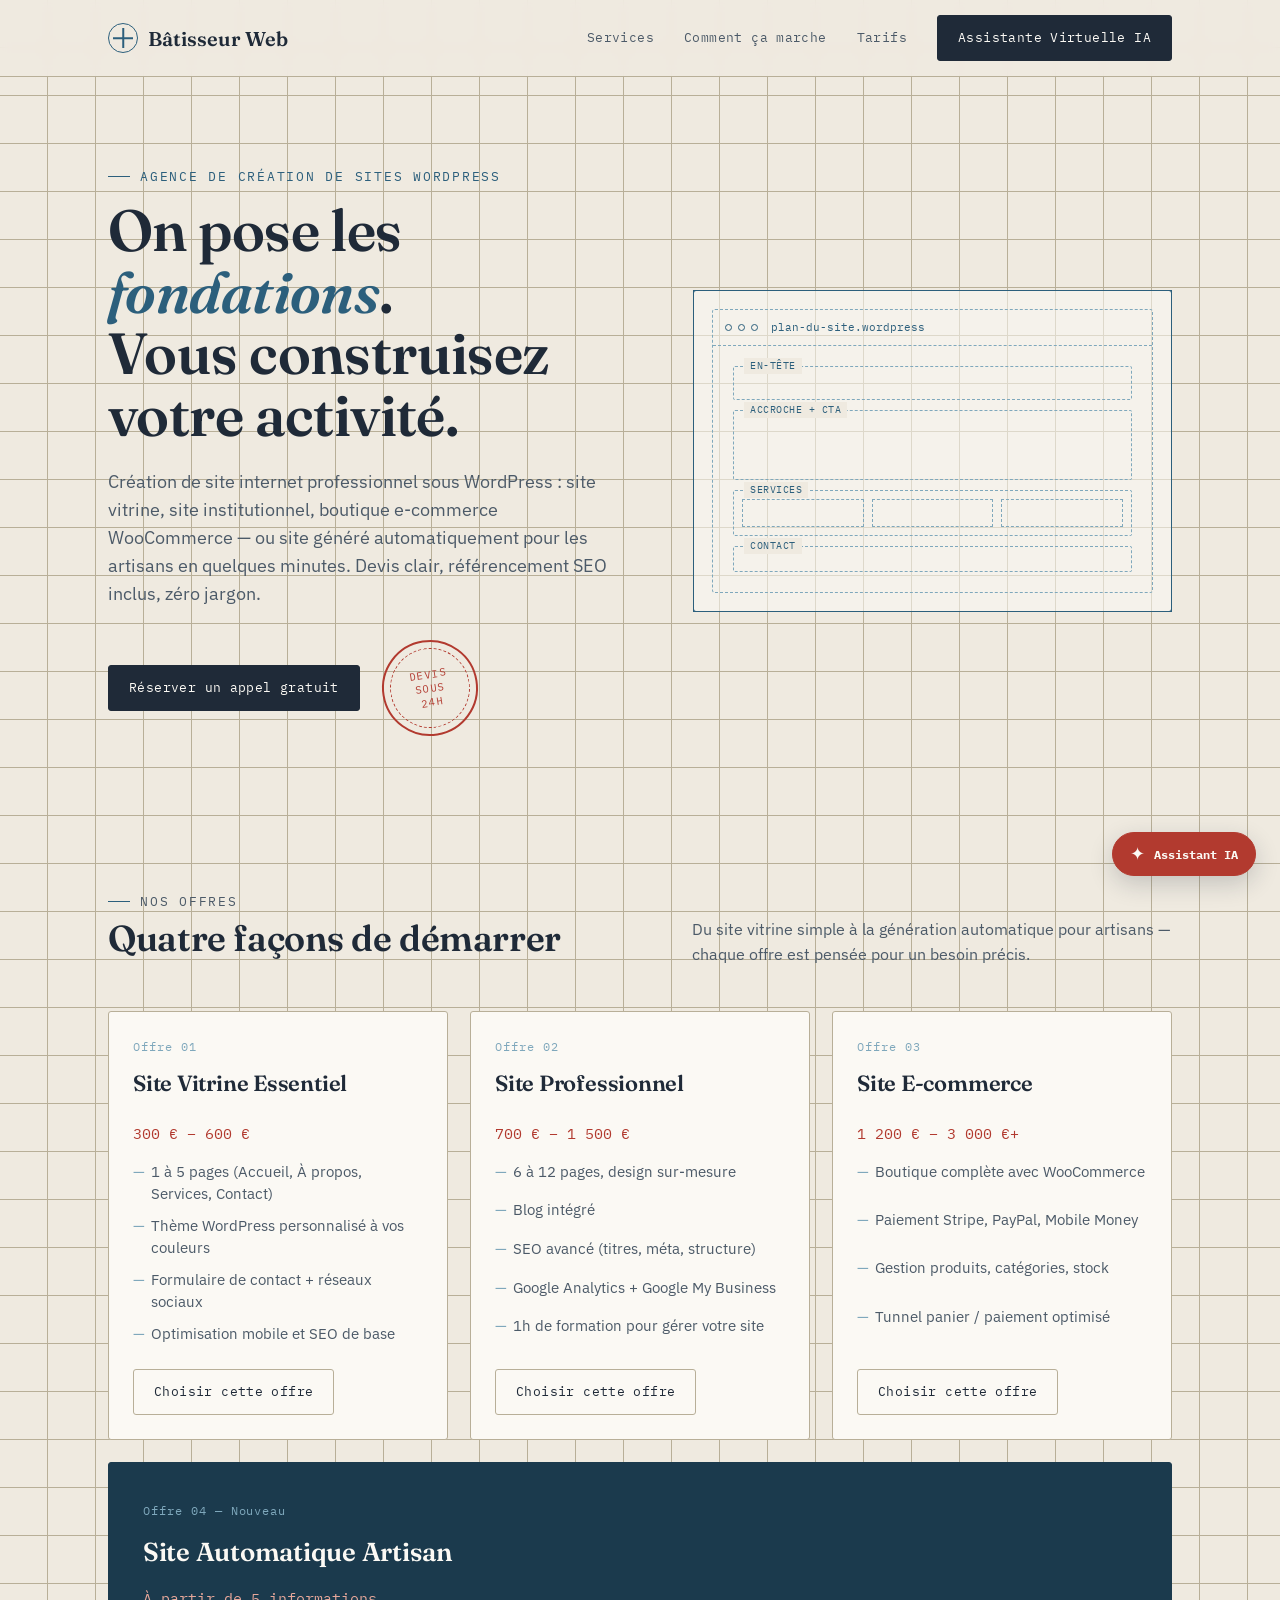
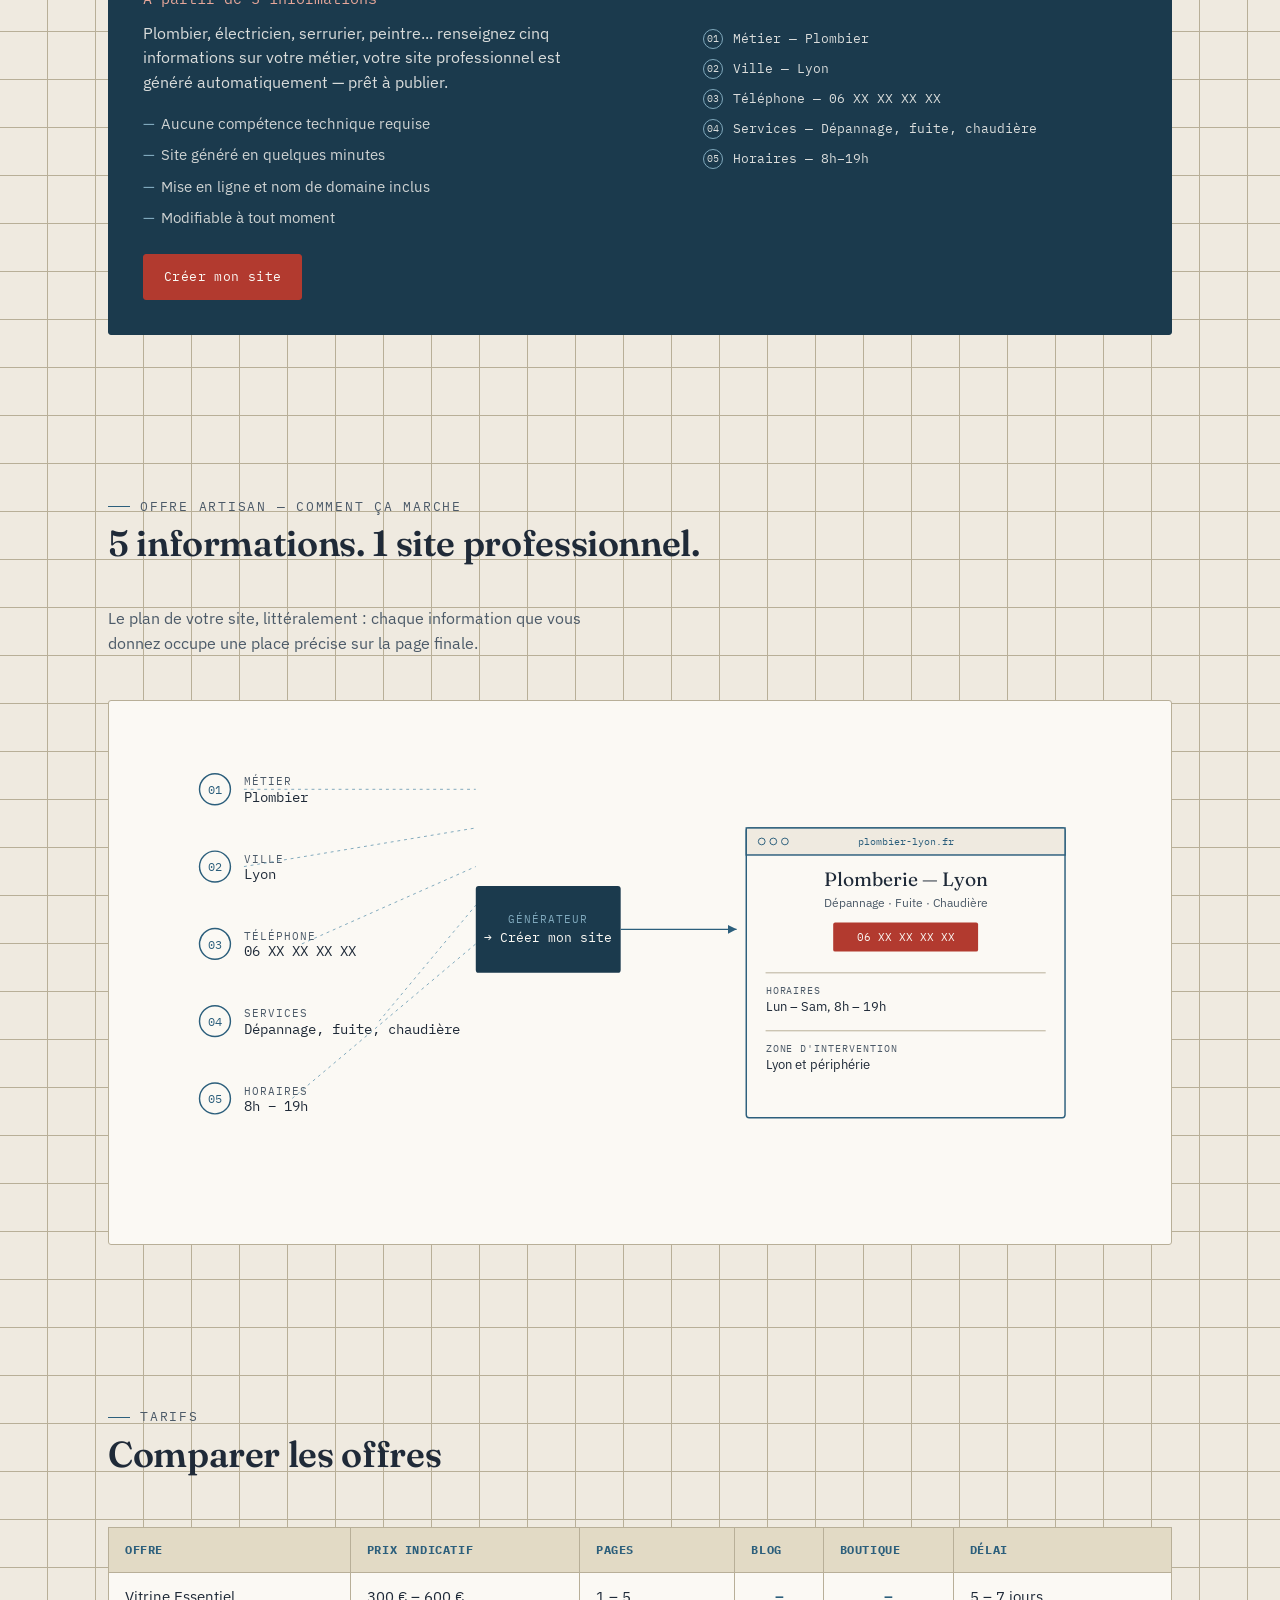
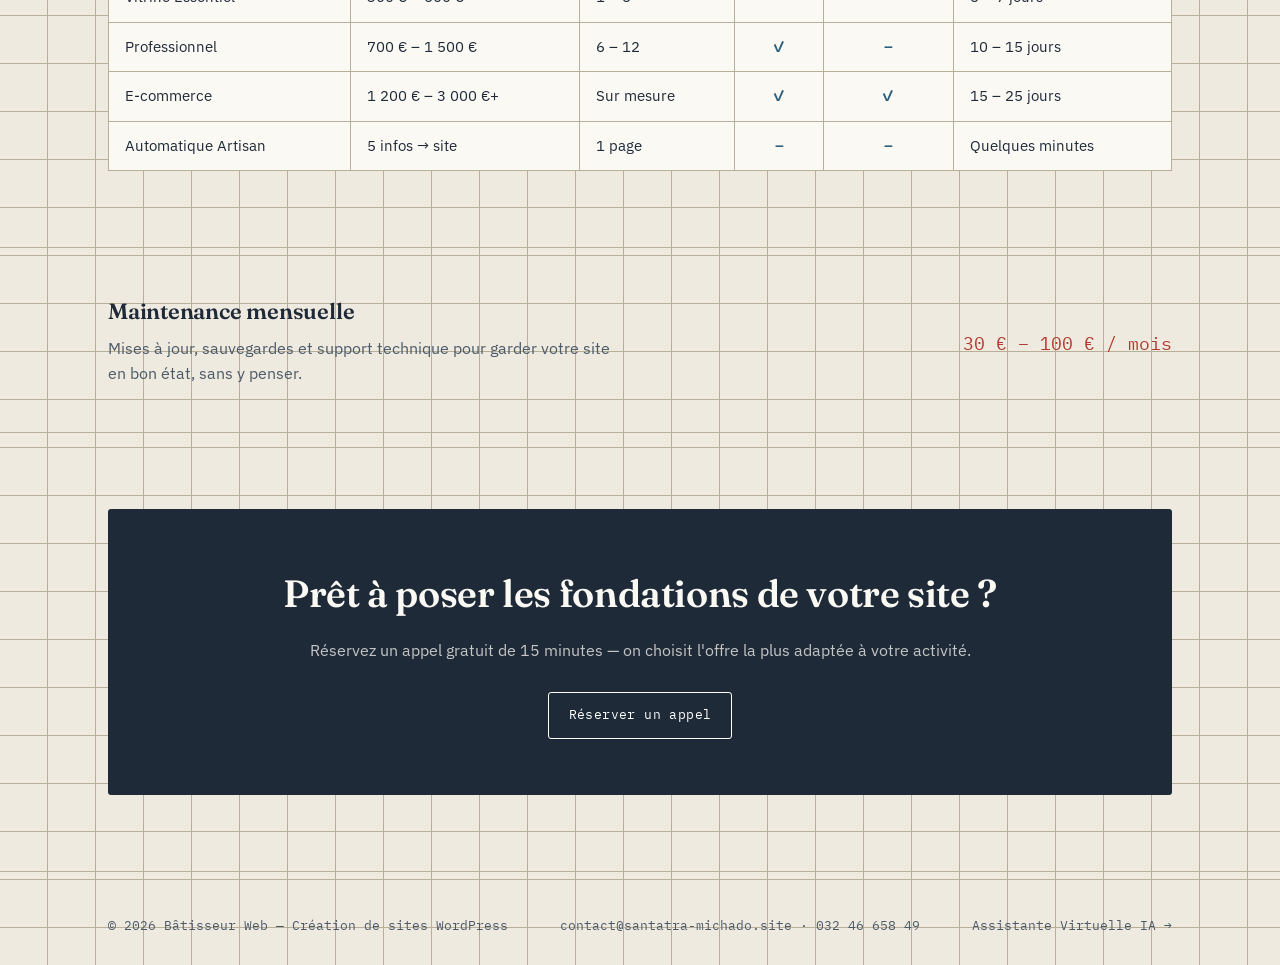
<file: index.html>
<!DOCTYPE html>
<html lang="fr">
<head>
<meta charset="UTF-8">
<meta name="viewport" content="width=device-width, initial-scale=1.0">
<title>Création de Site WordPress Professionnel | Vitrine, E-commerce & Artisan — Bâtisseur Web</title>
<meta name="description" content="Agence de création de sites WordPress : site vitrine, site professionnel, boutique e-commerce et création automatique de site pour artisans (plombier, électricien, serrurier...). Devis gratuit sous 24h.">
<meta name="keywords" content="création site internet, création site wordpress, agence web, site vitrine professionnel, site e-commerce woocommerce, création site pour artisan, développeur wordpress, référencement seo, devis site internet gratuit">
<meta name="robots" content="index, follow">
<meta name="author" content="Bâtisseur Web">
<link rel="canonical" href="https://www.batisseur-web.fr/">

<!-- Open Graph / réseaux sociaux -->
<meta property="og:type" content="website">
<meta property="og:site_name" content="Bâtisseur Web">
<meta property="og:title" content="Création de Site WordPress Professionnel — Bâtisseur Web">
<meta property="og:description" content="Site vitrine, site professionnel, e-commerce ou site généré automatiquement pour artisans. Devis gratuit sous 24h.">
<meta property="og:url" content="https://www.batisseur-web.fr/">
<meta property="og:locale" content="fr_FR">
<meta name="twitter:card" content="summary">
<meta name="twitter:title" content="Création de Site WordPress Professionnel — Bâtisseur Web">
<meta name="twitter:description" content="Site vitrine, site professionnel, e-commerce ou site généré automatiquement pour artisans. Devis gratuit sous 24h.">

<!-- Chargement des polices sans bloquer le rendu (préconnexion + swap) -->
<link rel="preconnect" href="https://fonts.googleapis.com">
<link rel="preconnect" href="https://fonts.gstatic.com" crossorigin>
<link rel="preload" as="style" href="https://fonts.googleapis.com/css2?family=Fraunces:opsz,wght@9..144,400;9..144,600&family=IBM+Plex+Mono:wght@400;500;600&family=IBM+Plex+Sans:wght@400;500;600&display=swap">
<link rel="stylesheet" href="https://fonts.googleapis.com/css2?family=Fraunces:opsz,wght@9..144,400;9..144,600&family=IBM+Plex+Mono:wght@400;500;600&family=IBM+Plex+Sans:wght@400;500;600&display=swap" media="print" onload="this.media='all'">
<noscript><link rel="stylesheet" href="https://fonts.googleapis.com/css2?family=Fraunces:opsz,wght@9..144,400;9..144,600&family=IBM+Plex+Mono:wght@400;500;600&family=IBM+Plex+Sans:wght@400;500;600&display=swap"></noscript>

<link rel="stylesheet" href="styles.css">

<script type="application/ld+json">
{
  "@context": "https://schema.org",
  "@type": "ProfessionalService",
  "name": "Bâtisseur Web",
  "description": "Agence de création de sites WordPress : site vitrine, site professionnel, boutique e-commerce et génération automatique de site pour artisans.",
  "url": "https://www.batisseur-web.fr/",
  "areaServed": "FR",
  "priceRange": "300€ - 3000€",
  "makesOffer": [
    { "@type": "Offer", "itemOffered": { "@type": "Service", "name": "Site Vitrine Essentiel" } },
    { "@type": "Offer", "itemOffered": { "@type": "Service", "name": "Site Professionnel" } },
    { "@type": "Offer", "itemOffered": { "@type": "Service", "name": "Site E-commerce WooCommerce" } },
    { "@type": "Offer", "itemOffered": { "@type": "Service", "name": "Site Automatique pour Artisans" } }
  ]
}
</script>
</head>
<body>

<header class="site-header">
  <div class="wrap">
    <a href="index.html" class="logo"><span class="mark"></span>Bâtisseur Web</a>
    <nav class="main-nav" id="mainNav">
      <a href="#services">Services</a>
      <a href="#comment-ca-marche">Comment ça marche</a>
      <a href="#tarifs">Tarifs</a>
      <a href="assistante-virtuelle-ia.html" class="btn btn-primary">Assistante Virtuelle IA</a>
    </nav>
    <button class="nav-toggle" id="navToggle" aria-label="Ouvrir le menu" aria-expanded="false"><span></span></button>
  </div>
</header>

<main>

  <!-- HERO -->
  <section class="hero">
    <div class="wrap hero-grid">
      <div>
        <p class="eyebrow">Agence de création de sites WordPress</p>
        <h1>On pose les <em>fondations</em>.<br>Vous construisez votre activité.</h1>
        <p class="lead">Création de site internet professionnel sous WordPress : site vitrine, site institutionnel, boutique e-commerce WooCommerce — ou site généré automatiquement pour les artisans en quelques minutes. Devis clair, référencement SEO inclus, zéro jargon.</p>
        <div class="hero-ctas">
          <a href="reservation.html" class="btn btn-primary">Réserver un appel gratuit</a>
          <div class="stamp-badge">Devis<br>sous<br>24h</div>
        </div>
      </div>

      <div class="blueprint-card">
        <div class="corner-marks"><span></span><span></span><span></span><span></span></div>
        <div class="browser-frame">
          <div class="browser-bar"><span class="dot"></span><span class="dot"></span><span class="dot"></span>&nbsp;plan-du-site.wordpress</div>
          <div class="browser-body">
            <div class="bp-block header"><span class="tag">EN-TÊTE</span></div>
            <div class="bp-block hero-block"><span class="tag">ACCROCHE + CTA</span></div>
            <div class="bp-block grid3"><span class="tag">SERVICES</span><div></div><div></div><div></div></div>
            <div class="bp-block footer"><span class="tag">CONTACT</span></div>
          </div>
        </div>
      </div>
    </div>
  </section>

  <!-- SERVICES -->
  <section id="services">
    <div class="wrap">
      <div class="section-head">
        <div>
          <p class="eyebrow">Nos offres</p>
          <h2>Quatre façons de démarrer</h2>
        </div>
        <p>Du site vitrine simple à la génération automatique pour artisans — chaque offre est pensée pour un besoin précis.</p>
      </div>

      <div class="services-grid">

        <div class="card">
          <span class="num">Offre 01</span>
          <h3>Site Vitrine Essentiel</h3>
          <p class="price">300 € – 600 €</p>
          <ul>
            <li>1 à 5 pages (Accueil, À propos, Services, Contact)</li>
            <li>Thème WordPress personnalisé à vos couleurs</li>
            <li>Formulaire de contact + réseaux sociaux</li>
            <li>Optimisation mobile et SEO de base</li>
          </ul>
          <a href="reservation.html?offre=essentiel" class="btn btn-ghost">Choisir cette offre</a>
        </div>

        <div class="card">
          <span class="num">Offre 02</span>
          <h3>Site Professionnel</h3>
          <p class="price">700 € – 1 500 €</p>
          <ul>
            <li>6 à 12 pages, design sur-mesure</li>
            <li>Blog intégré</li>
            <li>SEO avancé (titres, méta, structure)</li>
            <li>Google Analytics + Google My Business</li>
            <li>1h de formation pour gérer votre site</li>
          </ul>
          <a href="reservation.html?offre=professionnel" class="btn btn-ghost">Choisir cette offre</a>
        </div>

        <div class="card">
          <span class="num">Offre 03</span>
          <h3>Site E-commerce</h3>
          <p class="price">1 200 € – 3 000 €+</p>
          <ul>
            <li>Boutique complète avec WooCommerce</li>
            <li>Paiement Stripe, PayPal, Mobile Money</li>
            <li>Gestion produits, catégories, stock</li>
            <li>Tunnel panier / paiement optimisé</li>
          </ul>
          <a href="reservation.html?offre=ecommerce" class="btn btn-ghost">Choisir cette offre</a>
        </div>

        <div class="card featured">
          <div>
            <span class="num">Offre 04 — Nouveau</span>
            <h3>Site Automatique Artisan</h3>
            <p class="price">À partir de 5 informations</p>
            <p style="color:rgba(251,249,244,.85); margin: -6px 0 18px; max-width:44ch;">Plombier, électricien, serrurier, peintre... renseignez cinq informations sur votre métier, votre site professionnel est généré automatiquement — prêt à publier.</p>
            <ul>
              <li>Aucune compétence technique requise</li>
              <li>Site généré en quelques minutes</li>
              <li>Mise en ligne et nom de domaine inclus</li>
              <li>Modifiable à tout moment</li>
            </ul>
            <a href="reservation.html?offre=artisan" class="btn btn-primary">Créer mon site</a>
          </div>
          <div class="mini-flow">
            <div class="row"><span class="dot">01</span> Métier — Plombier</div>
            <div class="row"><span class="dot">02</span> Ville — Lyon</div>
            <div class="row"><span class="dot">03</span> Téléphone — 06 XX XX XX XX</div>
            <div class="row"><span class="dot">04</span> Services — Dépannage, fuite, chaudière</div>
            <div class="row"><span class="dot">05</span> Horaires — 8h–19h</div>
          </div>
        </div>

      </div>
    </div>
  </section>

  <!-- COMMENT CA MARCHE -->
  <section id="comment-ca-marche">
    <div class="wrap">
      <div class="section-head">
        <div>
          <p class="eyebrow">Offre Artisan — comment ça marche</p>
          <h2>5 informations. 1 site professionnel.</h2>
        </div>
        <p>Le plan de votre site, littéralement : chaque information que vous donnez occupe une place précise sur la page finale.</p>
      </div>

      <div class="diagram">
        <svg viewBox="0 0 1000 480" xmlns="http://www.w3.org/2000/svg" role="img" aria-label="Schéma : cinq informations transmises génèrent automatiquement un site professionnel pour un plombier à Lyon">
          <defs>
            <marker id="arrow" markerWidth="8" markerHeight="8" refX="6" refY="3" orient="auto">
              <path d="M0,0 L6,3 L0,6 Z" fill="#2C5F7C"/>
            </marker>
          </defs>

          <!-- input nodes -->
          <g font-family="IBM Plex Mono, monospace" font-size="13">
            <!-- row template -->
            <g>
              <circle cx="60" cy="50" r="16" fill="none" stroke="#2C5F7C" stroke-width="1.5"/>
              <text x="60" y="55" text-anchor="middle" fill="#2C5F7C" font-size="12">01</text>
              <text x="90" y="46" fill="#4C5A68" font-size="11" letter-spacing="1">MÉTIER</text>
              <text x="90" y="63" fill="#1F2A38" font-size="14">Plombier</text>
              <line x1="90" y1="50" x2="330" y2="50" stroke="#7FA8BC" stroke-width="1" stroke-dasharray="3 4"/>
            </g>
            <g>
              <circle cx="60" cy="130" r="16" fill="none" stroke="#2C5F7C" stroke-width="1.5"/>
              <text x="60" y="135" text-anchor="middle" fill="#2C5F7C" font-size="12">02</text>
              <text x="90" y="126" fill="#4C5A68" font-size="11" letter-spacing="1">VILLE</text>
              <text x="90" y="143" fill="#1F2A38" font-size="14">Lyon</text>
              <line x1="90" y1="130" x2="330" y2="90" stroke="#7FA8BC" stroke-width="1" stroke-dasharray="3 4"/>
            </g>
            <g>
              <circle cx="60" cy="210" r="16" fill="none" stroke="#2C5F7C" stroke-width="1.5"/>
              <text x="60" y="215" text-anchor="middle" fill="#2C5F7C" font-size="12">03</text>
              <text x="90" y="206" fill="#4C5A68" font-size="11" letter-spacing="1">TÉLÉPHONE</text>
              <text x="90" y="223" fill="#1F2A38" font-size="14">06 XX XX XX XX</text>
              <line x1="150" y1="210" x2="330" y2="130" stroke="#7FA8BC" stroke-width="1" stroke-dasharray="3 4"/>
            </g>
            <g>
              <circle cx="60" cy="290" r="16" fill="none" stroke="#2C5F7C" stroke-width="1.5"/>
              <text x="60" y="295" text-anchor="middle" fill="#2C5F7C" font-size="12">04</text>
              <text x="90" y="286" fill="#4C5A68" font-size="11" letter-spacing="1">SERVICES</text>
              <text x="90" y="303" fill="#1F2A38" font-size="14">Dépannage, fuite, chaudière</text>
              <line x1="230" y1="290" x2="330" y2="170" stroke="#7FA8BC" stroke-width="1" stroke-dasharray="3 4"/>
            </g>
            <g>
              <circle cx="60" cy="370" r="16" fill="none" stroke="#2C5F7C" stroke-width="1.5"/>
              <text x="60" y="375" text-anchor="middle" fill="#2C5F7C" font-size="12">05</text>
              <text x="90" y="366" fill="#4C5A68" font-size="11" letter-spacing="1">HORAIRES</text>
              <text x="90" y="383" fill="#1F2A38" font-size="14">8h – 19h</text>
              <line x1="140" y1="370" x2="330" y2="210" stroke="#7FA8BC" stroke-width="1" stroke-dasharray="3 4"/>
            </g>
          </g>

          <!-- generator node -->
          <g>
            <rect x="330" y="150" width="150" height="90" rx="3" fill="#1B3A4D" />
            <text x="405" y="188" text-anchor="middle" fill="#7FA8BC" font-family="IBM Plex Mono, monospace" font-size="11" letter-spacing="1">GÉNÉRATEUR</text>
            <text x="405" y="208" text-anchor="middle" fill="#FBF9F4" font-family="IBM Plex Mono, monospace" font-size="13">→ Créer mon site</text>
            <line x1="480" y1="195" x2="600" y2="195" stroke="#2C5F7C" stroke-width="1.5" marker-end="url(#arrow)"/>
          </g>

          <!-- output browser mock -->
          <g>
            <rect x="610" y="90" width="330" height="300" rx="3" fill="#FBF9F4" stroke="#2C5F7C" stroke-width="1.5"/>
            <rect x="610" y="90" width="330" height="28" fill="#EFEAE0" stroke="#2C5F7C" stroke-width="1.5"/>
            <circle cx="626" cy="104" r="3.5" fill="none" stroke="#2C5F7C"/>
            <circle cx="638" cy="104" r="3.5" fill="none" stroke="#2C5F7C"/>
            <circle cx="650" cy="104" r="3.5" fill="none" stroke="#2C5F7C"/>
            <text x="775" y="108" text-anchor="middle" font-family="IBM Plex Mono, monospace" font-size="10" fill="#2C5F7C">plombier-lyon.fr</text>

            <text x="775" y="150" text-anchor="middle" font-family="Fraunces, serif" font-size="20" fill="#1F2A38">Plomberie — Lyon</text>
            <text x="775" y="172" text-anchor="middle" font-family="IBM Plex Sans, sans-serif" font-size="12" fill="#4C5A68">Dépannage · Fuite · Chaudière</text>

            <rect x="700" y="188" width="150" height="30" rx="2" fill="#B23A2F"/>
            <text x="775" y="207" text-anchor="middle" font-family="IBM Plex Mono, monospace" font-size="11" fill="#FBF9F4">06 XX XX XX XX</text>

            <line x1="630" y1="240" x2="920" y2="240" stroke="#B8AF98" stroke-width="1"/>
            <text x="630" y="262" font-family="IBM Plex Mono, monospace" font-size="10" fill="#4C5A68" letter-spacing="1">HORAIRES</text>
            <text x="630" y="280" font-family="IBM Plex Sans, sans-serif" font-size="13" fill="#1F2A38">Lun – Sam, 8h – 19h</text>

            <line x1="630" y1="300" x2="920" y2="300" stroke="#B8AF98" stroke-width="1"/>
            <text x="630" y="322" font-family="IBM Plex Mono, monospace" font-size="10" fill="#4C5A68" letter-spacing="1">ZONE D'INTERVENTION</text>
            <text x="630" y="340" font-family="IBM Plex Sans, sans-serif" font-size="13" fill="#1F2A38">Lyon et périphérie</text>
          </g>
        </svg>
      </div>
    </div>
  </section>

  <!-- TARIFS / COMPARATIF -->
  <section id="tarifs">
    <div class="wrap">
      <div class="section-head">
        <div>
          <p class="eyebrow">Tarifs</p>
          <h2>Comparer les offres</h2>
        </div>
      </div>

      <table class="compare">
        <thead>
          <tr>
            <th>Offre</th>
            <th>Prix indicatif</th>
            <th>Pages</th>
            <th>Blog</th>
            <th>Boutique</th>
            <th>Délai</th>
          </tr>
        </thead>
        <tbody>
          <tr>
            <td data-label="Offre">Vitrine Essentiel</td>
            <td data-label="Prix indicatif">300 € – 600 €</td>
            <td data-label="Pages">1 – 5</td>
            <td class="check" data-label="Blog">–</td>
            <td class="check" data-label="Boutique">–</td>
            <td data-label="Délai">5 – 7 jours</td>
          </tr>
          <tr>
            <td data-label="Offre">Professionnel</td>
            <td data-label="Prix indicatif">700 € – 1 500 €</td>
            <td data-label="Pages">6 – 12</td>
            <td class="check" data-label="Blog">✓</td>
            <td class="check" data-label="Boutique">–</td>
            <td data-label="Délai">10 – 15 jours</td>
          </tr>
          <tr>
            <td data-label="Offre">E-commerce</td>
            <td data-label="Prix indicatif">1 200 € – 3 000 €+</td>
            <td data-label="Pages">Sur mesure</td>
            <td class="check" data-label="Blog">✓</td>
            <td class="check" data-label="Boutique">✓</td>
            <td data-label="Délai">15 – 25 jours</td>
          </tr>
          <tr>
            <td data-label="Offre">Automatique Artisan</td>
            <td data-label="Prix indicatif">5 infos → site</td>
            <td data-label="Pages">1 page</td>
            <td class="check" data-label="Blog">–</td>
            <td class="check" data-label="Boutique">–</td>
            <td data-label="Délai">Quelques minutes</td>
          </tr>
        </tbody>
      </table>
    </div>
  </section>

  <!-- MAINTENANCE -->
  <section class="strip">
    <div class="wrap">
      <div>
        <h3>Maintenance mensuelle</h3>
        <p>Mises à jour, sauvegardes et support technique pour garder votre site en bon état, sans y penser.</p>
      </div>
      <div>
        <p class="price" style="font-family: var(--font-mono); color: var(--stamp); font-size: 18px;">30 € – 100 € / mois</p>
      </div>
    </div>
  </section>

  <!-- CTA -->
  <section>
    <div class="wrap">
      <div class="cta-banner">
        <h2>Prêt à poser les fondations de votre site ?</h2>
        <p>Réservez un appel gratuit de 15 minutes — on choisit l'offre la plus adaptée à votre activité.</p>
        <a href="reservation.html" class="btn btn-stamp" style="border-color:#fff; color:#fff;">Réserver un appel</a>
      </div>
    </div>
  </section>

</main>

<footer>
  <div class="wrap">
    <span>© 2026 Bâtisseur Web — Création de sites WordPress</span>
    <span>contact@santatra-michado.site · 032 46 658 49</span>
    <a href="assistante-virtuelle-ia.html">Assistante Virtuelle IA →</a>
  </div>
</footer>

<script src="script.js"></script>
</body>
</html>
</file>
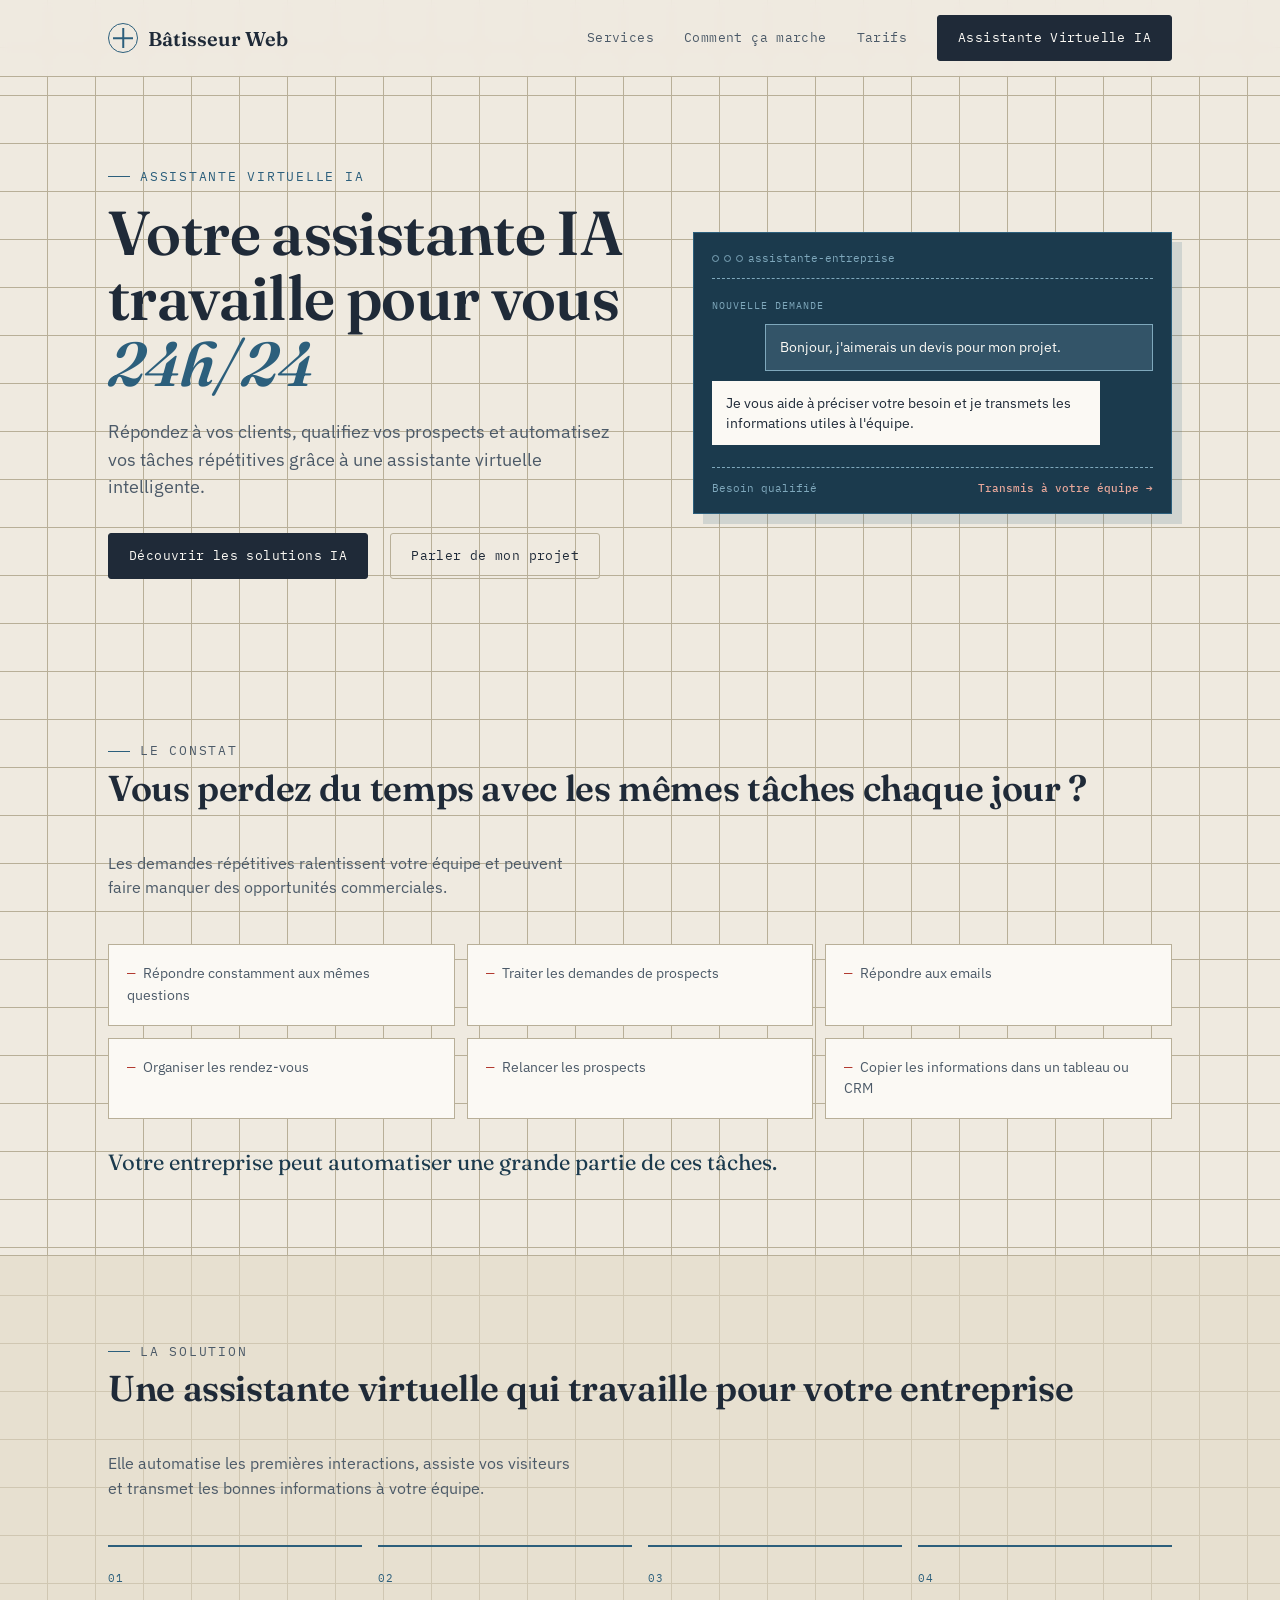
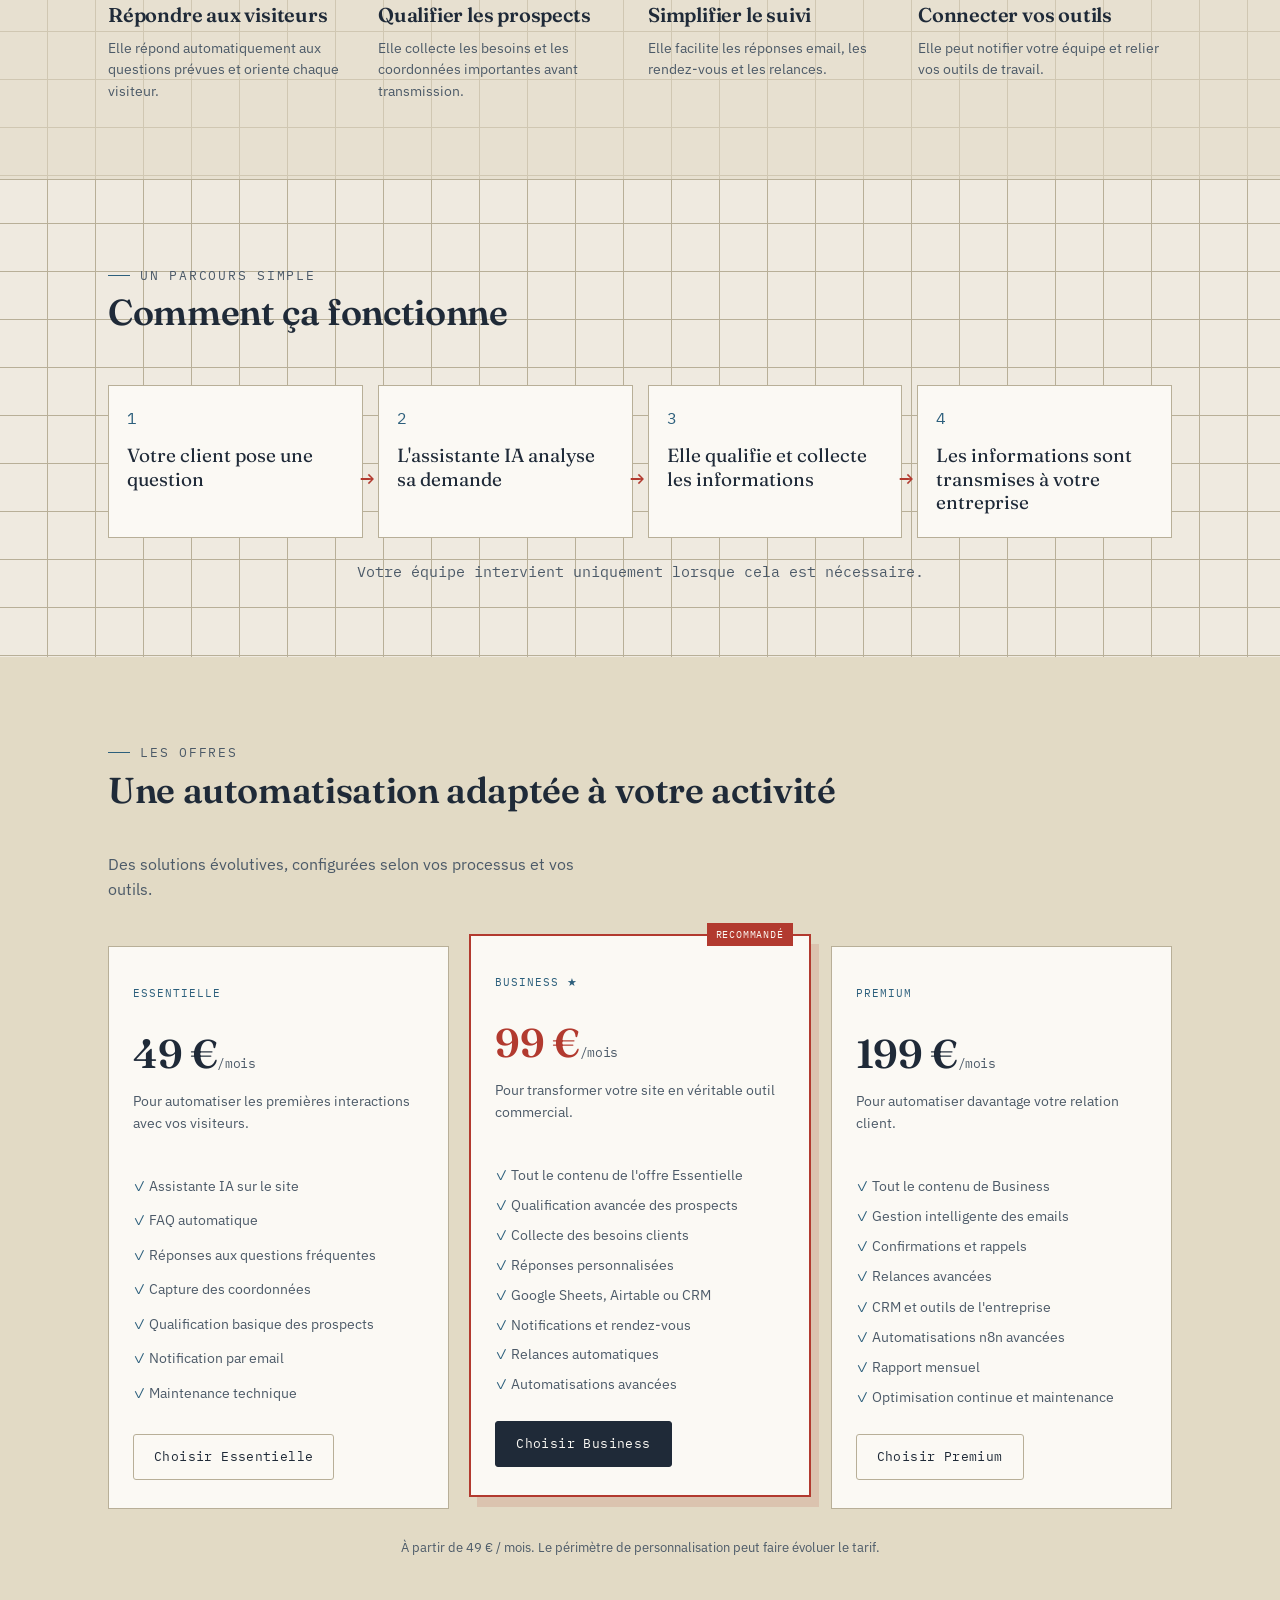
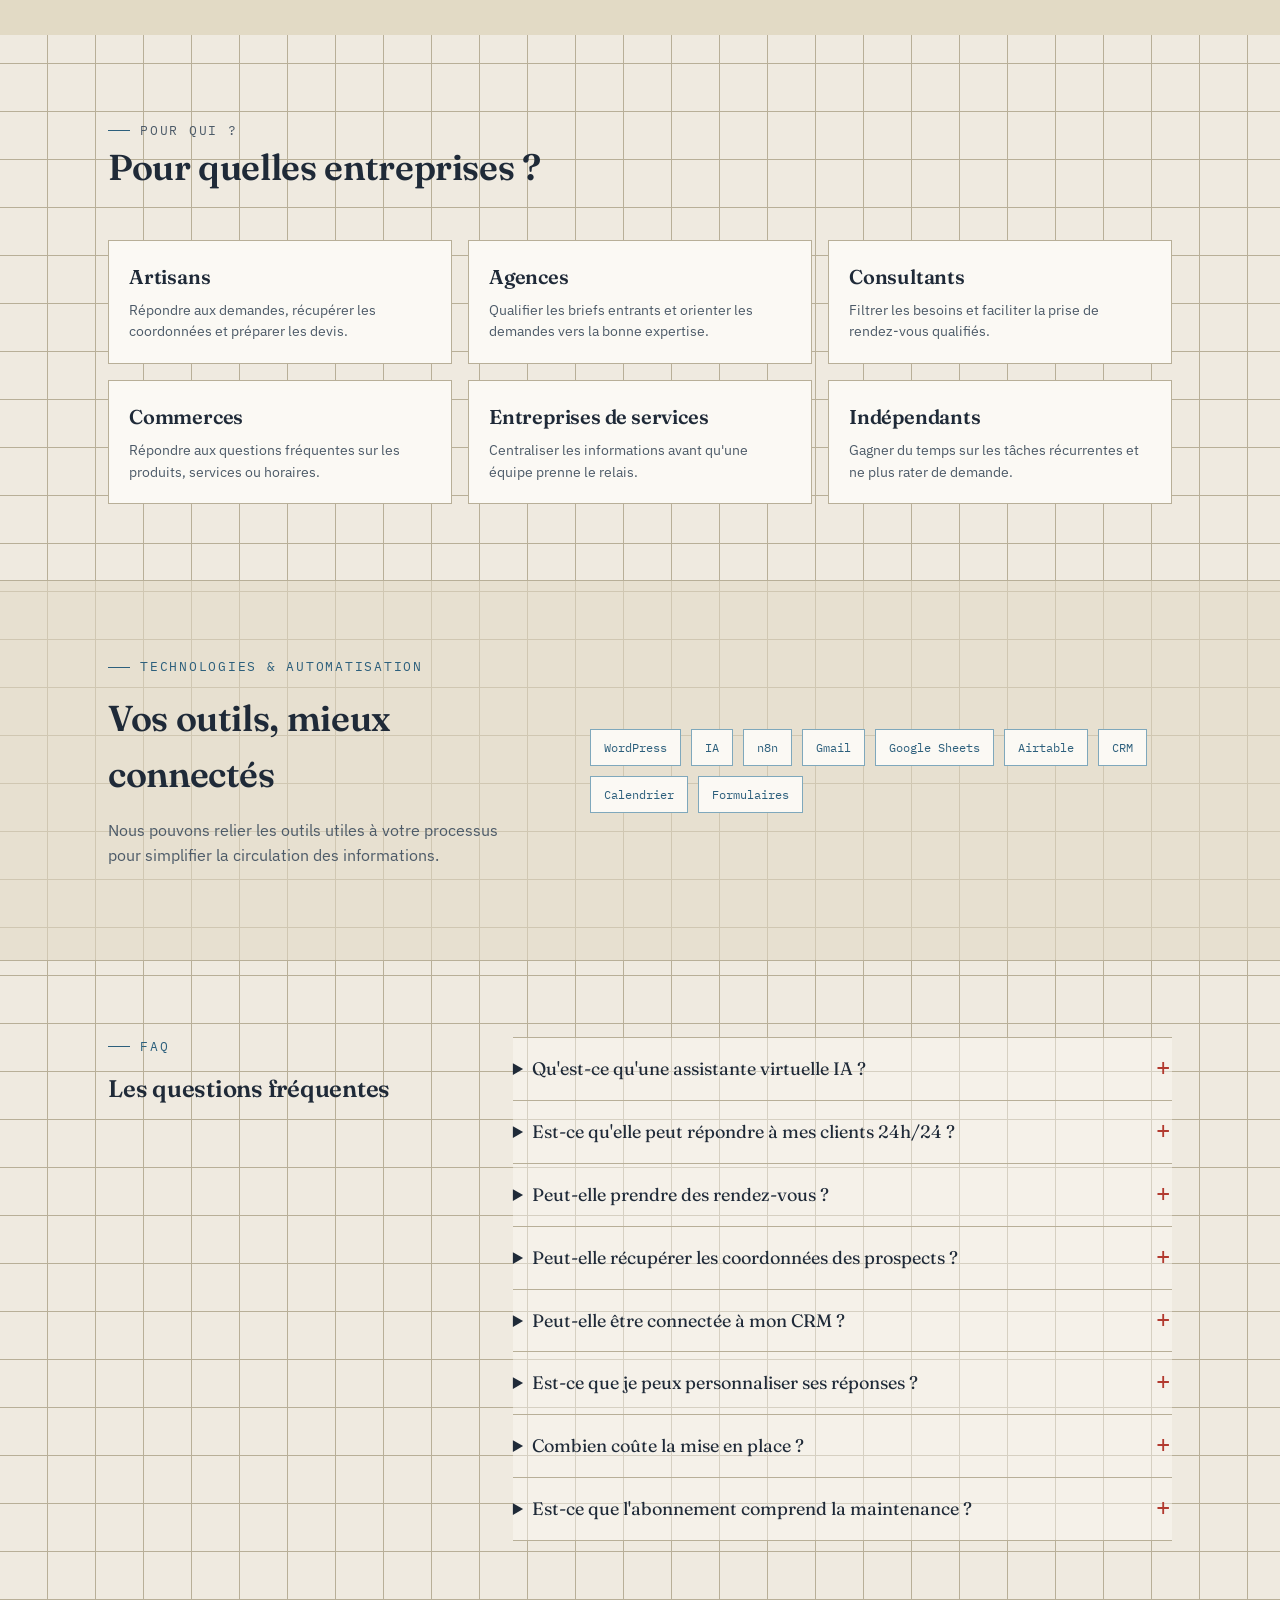
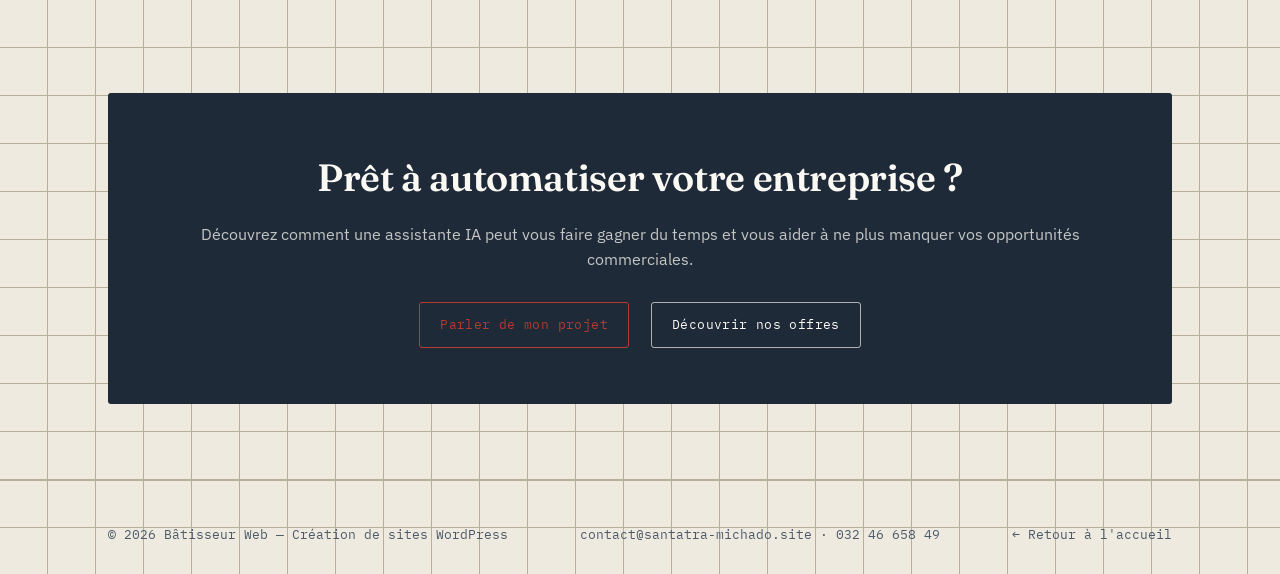
<file: assistante-virtuelle-ia.html>
<!DOCTYPE html>
<html lang="fr">
<head>
<meta charset="UTF-8">
<meta name="viewport" content="width=device-width, initial-scale=1.0">
<title>Assistante Virtuelle IA pour Entreprises | Bâtisseur Web</title>
<meta name="description" content="Automatisez vos tâches, qualifiez vos prospects et améliorez votre relation client avec une assistante virtuelle IA personnalisée par Bâtisseur Web.">
<meta name="keywords" content="assistante virtuelle IA, assistante IA, assistant virtuel IA, automatisation entreprise, automatisation des tâches, IA pour entreprise, automatisation commerciale">
<meta name="robots" content="index, follow">
<link rel="canonical" href="https://www.batisseur-web.fr/assistante-virtuelle-ia.html">
<meta property="og:type" content="website">
<meta property="og:site_name" content="Bâtisseur Web">
<meta property="og:title" content="Assistante Virtuelle IA pour Entreprises | Bâtisseur Web">
<meta property="og:description" content="Une assistante IA pour qualifier vos prospects et automatiser les tâches répétitives de votre entreprise.">
<meta property="og:url" content="https://www.batisseur-web.fr/assistante-virtuelle-ia.html">
<meta property="og:locale" content="fr_FR">
<link rel="preconnect" href="https://fonts.googleapis.com">
<link rel="preconnect" href="https://fonts.gstatic.com" crossorigin>
<link rel="preload" as="style" href="https://fonts.googleapis.com/css2?family=Fraunces:opsz,wght@9..144,400;9..144,600&family=IBM+Plex+Mono:wght@400;500;600&family=IBM+Plex+Sans:wght@400;500;600&display=swap">
<link rel="stylesheet" href="https://fonts.googleapis.com/css2?family=Fraunces:opsz,wght@9..144,400;9..144,600&family=IBM+Plex+Mono:wght@400;500;600&family=IBM+Plex+Sans:wght@400;500;600&display=swap" media="print" onload="this.media='all'">
<noscript><link rel="stylesheet" href="https://fonts.googleapis.com/css2?family=Fraunces:opsz,wght@9..144,400;9..144,600&family=IBM+Plex+Mono:wght@400;500;600&family=IBM+Plex+Sans:wght@400;500;600&display=swap"></noscript>
<link rel="stylesheet" href="styles.css">
<script type="application/ld+json">
{"@context":"https://schema.org","@type":"FAQPage","mainEntity":[{"@type":"Question","name":"Qu'est-ce qu'une assistante virtuelle IA ?","acceptedAnswer":{"@type":"Answer","text":"C'est une solution configurée pour répondre aux questions courantes, qualifier les demandes et transmettre les informations utiles à votre équipe."}},{"@type":"Question","name":"Est-ce qu'elle peut répondre à mes clients 24h/24 ?","acceptedAnswer":{"@type":"Answer","text":"Elle peut traiter les demandes et les questions prévues dans son périmètre à toute heure, puis transmettre les demandes qui nécessitent une intervention humaine."}},{"@type":"Question","name":"Peut-elle prendre des rendez-vous ?","acceptedAnswer":{"@type":"Answer","text":"Oui, selon l'offre et les outils connectés, elle peut orienter les visiteurs vers des créneaux de rendez-vous."}},{"@type":"Question","name":"Peut-elle être connectée à mon CRM ?","acceptedAnswer":{"@type":"Answer","text":"Oui. Nous pouvons connecter les outils compatibles, par exemple un CRM, Airtable, Google Sheets ou un calendrier."}}]}
</script>
</head>
<body>
<header class="site-header">
  <div class="wrap">
    <a href="index.html" class="logo"><span class="mark"></span>Bâtisseur Web</a>
    <nav class="main-nav" id="mainNav">
      <a href="index.html#services">Services</a>
      <a href="index.html#comment-ca-marche">Comment ça marche</a>
      <a href="index.html#tarifs">Tarifs</a>
      <a href="assistante-virtuelle-ia.html" class="btn btn-primary" aria-current="page">Assistante Virtuelle IA</a>
    </nav>
    <button class="nav-toggle" id="navToggle" aria-label="Ouvrir le menu" aria-expanded="false"><span></span></button>
  </div>
</header>
<main>
  <section class="ia-hero">
    <div class="wrap ia-hero-grid">
      <div>
        <p class="eyebrow">Assistante virtuelle IA</p>
        <h1>Votre assistante IA travaille pour vous <em>24h/24</em></h1>
        <p class="lead">Répondez à vos clients, qualifiez vos prospects et automatisez vos tâches répétitives grâce à une assistante virtuelle intelligente.</p>
        <div class="hero-ctas">
          <a href="#offres-ia" class="btn btn-primary">Découvrir les solutions IA</a>
          <a href="reservation.html" class="btn btn-ghost">Parler de mon projet</a>
        </div>
      </div>
      <div class="ia-console" aria-label="Aperçu d'une assistante IA qui qualifie une demande client">
        <div class="ia-console-bar"><span></span><span></span><span></span>assistante-entreprise</div>
        <p class="ia-console-label">NOUVELLE DEMANDE</p>
        <div class="ia-bubble client">Bonjour, j'aimerais un devis pour mon projet.</div>
        <div class="ia-bubble assistant">Je vous aide à préciser votre besoin et je transmets les informations utiles à l'équipe.</div>
        <div class="ia-data"><span>Besoin qualifié</span><b>Transmis à votre équipe →</b></div>
      </div>
    </div>
  </section>

  <section>
    <div class="wrap">
      <div class="section-head"><div><p class="eyebrow">Le constat</p><h2>Vous perdez du temps avec les mêmes tâches chaque jour ?</h2></div><p>Les demandes répétitives ralentissent votre équipe et peuvent faire manquer des opportunités commerciales.</p></div>
      <div class="ia-problem-grid">
        <span>Répondre constamment aux mêmes questions</span><span>Traiter les demandes de prospects</span><span>Répondre aux emails</span><span>Organiser les rendez-vous</span><span>Relancer les prospects</span><span>Copier les informations dans un tableau ou CRM</span>
      </div>
      <p class="ia-conclusion">Votre entreprise peut automatiser une grande partie de ces tâches.</p>
    </div>
  </section>

  <section class="ia-tinted">
    <div class="wrap">
      <div class="section-head"><div><p class="eyebrow">La solution</p><h2>Une assistante virtuelle qui travaille pour votre entreprise</h2></div><p>Elle automatise les premières interactions, assiste vos visiteurs et transmet les bonnes informations à votre équipe.</p></div>
      <div class="ia-capabilities">
        <article><span>01</span><h3>Répondre aux visiteurs</h3><p>Elle répond automatiquement aux questions prévues et oriente chaque visiteur.</p></article>
        <article><span>02</span><h3>Qualifier les prospects</h3><p>Elle collecte les besoins et les coordonnées importantes avant transmission.</p></article>
        <article><span>03</span><h3>Simplifier le suivi</h3><p>Elle facilite les réponses email, les rendez-vous et les relances.</p></article>
        <article><span>04</span><h3>Connecter vos outils</h3><p>Elle peut notifier votre équipe et relier vos outils de travail.</p></article>
      </div>
    </div>
  </section>

  <section>
    <div class="wrap">
      <div class="section-head"><div><p class="eyebrow">Un parcours simple</p><h2>Comment ça fonctionne</h2></div></div>
      <ol class="ia-flow">
        <li><b>1</b><span>Votre client pose une question</span></li><li><b>2</b><span>L'assistante IA analyse sa demande</span></li><li><b>3</b><span>Elle qualifie et collecte les informations</span></li><li><b>4</b><span>Les informations sont transmises à votre entreprise</span></li>
      </ol>
      <p class="ia-team-note">Votre équipe intervient uniquement lorsque cela est nécessaire.</p>
    </div>
  </section>

  <section id="offres-ia" class="ia-pricing-section">
    <div class="wrap">
      <div class="section-head"><div><p class="eyebrow">Les offres</p><h2>Une automatisation adaptée à votre activité</h2></div><p>Des solutions évolutives, configurées selon vos processus et vos outils.</p></div>
      <div class="ia-pricing-grid">
        <article class="ia-plan"><p class="plan-kicker">Essentielle</p><h3>49 €<small>/mois</small></h3><p>Pour automatiser les premières interactions avec vos visiteurs.</p><ul><li>Assistante IA sur le site</li><li>FAQ automatique</li><li>Réponses aux questions fréquentes</li><li>Capture des coordonnées</li><li>Qualification basique des prospects</li><li>Notification par email</li><li>Maintenance technique</li></ul><a href="reservation.html" class="btn btn-ghost">Choisir Essentielle</a></article>
        <article class="ia-plan ia-plan-featured"><span class="plan-badge">Recommandé</span><p class="plan-kicker">Business ★</p><h3>99 €<small>/mois</small></h3><p>Pour transformer votre site en véritable outil commercial.</p><ul><li>Tout le contenu de l'offre Essentielle</li><li>Qualification avancée des prospects</li><li>Collecte des besoins clients</li><li>Réponses personnalisées</li><li>Google Sheets, Airtable ou CRM</li><li>Notifications et rendez-vous</li><li>Relances automatiques</li><li>Automatisations avancées</li></ul><a href="reservation.html" class="btn btn-primary">Choisir Business</a></article>
        <article class="ia-plan"><p class="plan-kicker">Premium</p><h3>199 €<small>/mois</small></h3><p>Pour automatiser davantage votre relation client.</p><ul><li>Tout le contenu de Business</li><li>Gestion intelligente des emails</li><li>Confirmations et rappels</li><li>Relances avancées</li><li>CRM et outils de l'entreprise</li><li>Automatisations n8n avancées</li><li>Rapport mensuel</li><li>Optimisation continue et maintenance</li></ul><a href="reservation.html" class="btn btn-ghost">Choisir Premium</a></article>
      </div>
      <p class="ia-price-note">À partir de 49 € / mois. Le périmètre de personnalisation peut faire évoluer le tarif.</p>
    </div>
  </section>

  <section>
    <div class="wrap">
      <div class="section-head"><div><p class="eyebrow">Pour qui ?</p><h2>Pour quelles entreprises ?</h2></div></div>
      <div class="ia-audience-grid">
        <article><h3>Artisans</h3><p>Répondre aux demandes, récupérer les coordonnées et préparer les devis.</p></article><article><h3>Agences</h3><p>Qualifier les briefs entrants et orienter les demandes vers la bonne expertise.</p></article><article><h3>Consultants</h3><p>Filtrer les besoins et faciliter la prise de rendez-vous qualifiés.</p></article><article><h3>Commerces</h3><p>Répondre aux questions fréquentes sur les produits, services ou horaires.</p></article><article><h3>Entreprises de services</h3><p>Centraliser les informations avant qu'une équipe prenne le relais.</p></article><article><h3>Indépendants</h3><p>Gagner du temps sur les tâches récurrentes et ne plus rater de demande.</p></article>
      </div>
    </div>
  </section>

  <section class="ia-tinted">
    <div class="wrap ia-integrations">
      <div><p class="eyebrow">Technologies & automatisation</p><h2>Vos outils, mieux connectés</h2><p>Nous pouvons relier les outils utiles à votre processus pour simplifier la circulation des informations.</p></div>
      <ul aria-label="Technologies compatibles"><li>WordPress</li><li>IA</li><li>n8n</li><li>Gmail</li><li>Google Sheets</li><li>Airtable</li><li>CRM</li><li>Calendrier</li><li>Formulaires</li></ul>
    </div>
  </section>

  <section>
    <div class="wrap ia-faq-wrap">
      <div><p class="eyebrow">FAQ</p><h2>Les questions fréquentes</h2></div>
      <div class="ia-faq">
        <details><summary>Qu'est-ce qu'une assistante virtuelle IA ?</summary><p>C'est une solution configurée pour répondre aux questions courantes, qualifier les demandes et transmettre les informations utiles à votre équipe.</p></details>
        <details><summary>Est-ce qu'elle peut répondre à mes clients 24h/24 ?</summary><p>Elle peut traiter les demandes prévues dans son périmètre à toute heure et transmettre les demandes qui nécessitent une intervention humaine.</p></details>
        <details><summary>Peut-elle prendre des rendez-vous ?</summary><p>Selon l'offre et les outils connectés, elle peut orienter les visiteurs vers vos créneaux de rendez-vous.</p></details>
        <details><summary>Peut-elle récupérer les coordonnées des prospects ?</summary><p>Oui, elle peut collecter les informations nécessaires avant de les transmettre à votre entreprise.</p></details>
        <details><summary>Peut-elle être connectée à mon CRM ?</summary><p>Oui, selon les outils utilisés, nous pouvons connecter un CRM, Airtable, Google Sheets ou un calendrier.</p></details>
        <details><summary>Est-ce que je peux personnaliser ses réponses ?</summary><p>Oui. Les réponses, les règles de qualification et les transmissions sont définies selon votre activité.</p></details>
        <details><summary>Combien coûte la mise en place ?</summary><p>L'abonnement démarre à 49 € par mois. La mise en place dépend du périmètre et des connexions souhaitées.</p></details>
        <details><summary>Est-ce que l'abonnement comprend la maintenance ?</summary><p>Oui, la maintenance technique est incluse dans chaque offre ; son niveau varie selon la formule.</p></details>
      </div>
    </div>
  </section>

  <section><div class="wrap"><div class="cta-banner"><h2>Prêt à automatiser votre entreprise ?</h2><p>Découvrez comment une assistante IA peut vous faire gagner du temps et vous aider à ne plus manquer vos opportunités commerciales.</p><div class="hero-ctas ia-final-ctas"><a href="reservation.html" class="btn btn-stamp">Parler de mon projet</a><a href="#offres-ia" class="btn btn-ghost">Découvrir nos offres</a></div></div></div></section>
</main>
<footer><div class="wrap"><span>© 2026 Bâtisseur Web — Création de sites WordPress</span><span>contact@santatra-michado.site · 032 46 658 49</span><a href="index.html">← Retour à l'accueil</a></div></footer>
<script>
  (function(){
    const toggle = document.getElementById('navToggle');
    const nav = document.getElementById('mainNav');
    if (!toggle || !nav) return;
    toggle.addEventListener('click', function(){
      const open = nav.classList.toggle('open');
      toggle.setAttribute('aria-expanded', open ? 'true' : 'false');
    });
  })();
</script>
</body>
</html>
</file>
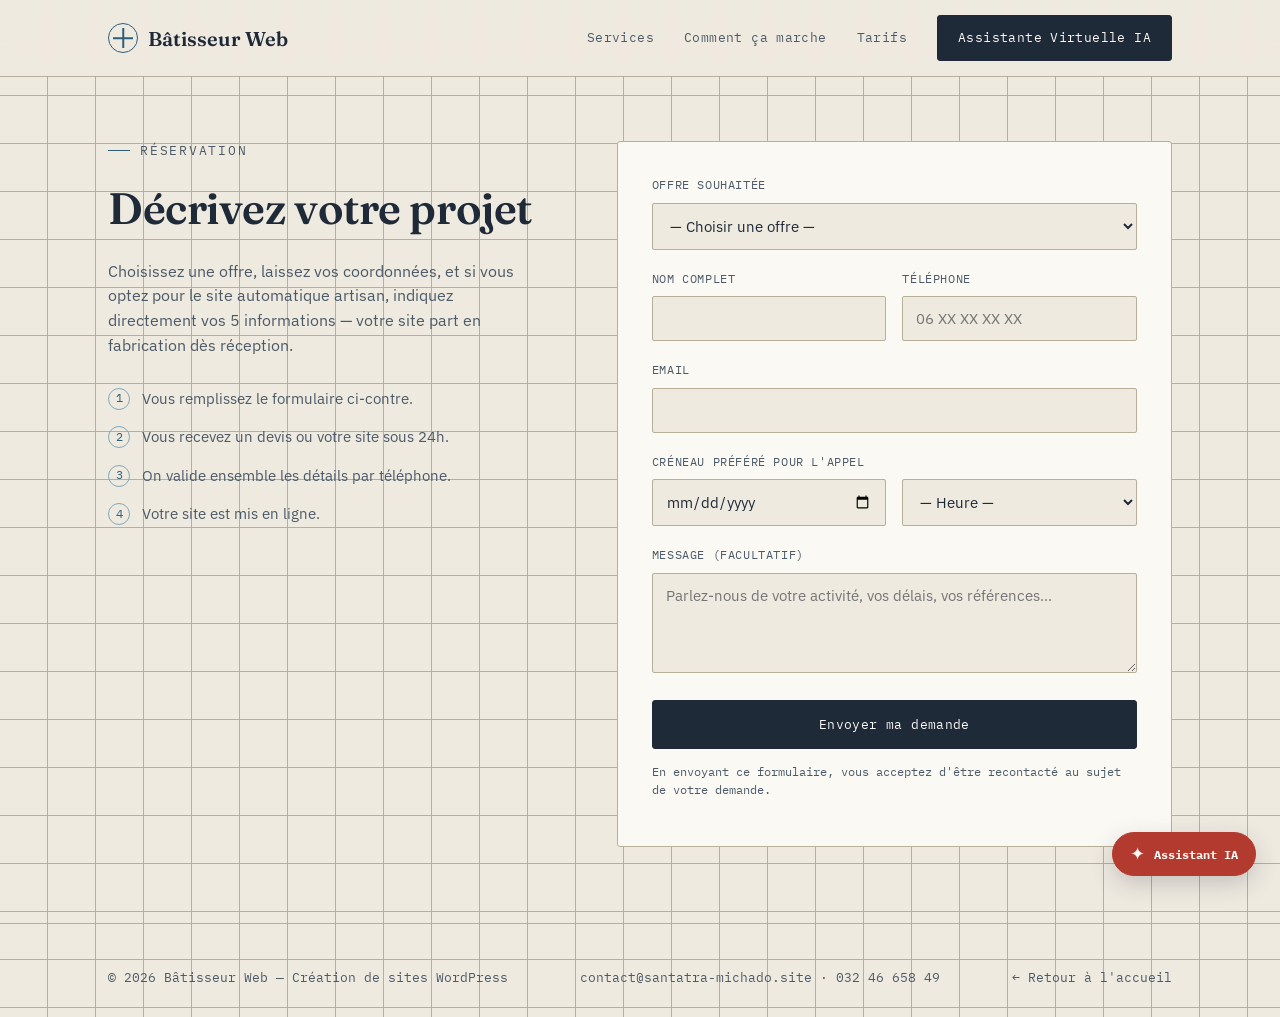
<file: reservation.html>
<!DOCTYPE html>
<html lang="fr">
<head>
<meta charset="UTF-8">
<meta name="viewport" content="width=device-width, initial-scale=1.0">
<title>Devis Gratuit Site WordPress | Réservation — Bâtisseur Web</title>
<meta name="description" content="Demandez votre devis gratuit pour un site WordPress vitrine, professionnel, e-commerce ou un site automatique pour artisan. Réponse sous 24h.">
<meta name="robots" content="index, follow">
<link rel="canonical" href="https://www.batisseur-web.fr/reservation.html">

<link rel="preconnect" href="https://fonts.googleapis.com">
<link rel="preconnect" href="https://fonts.gstatic.com" crossorigin>
<link rel="preload" as="style" href="https://fonts.googleapis.com/css2?family=Fraunces:opsz,wght@9..144,400;9..144,600&family=IBM+Plex+Mono:wght@400;500;600&family=IBM+Plex+Sans:wght@400;500;600&display=swap">
<link rel="stylesheet" href="https://fonts.googleapis.com/css2?family=Fraunces:opsz,wght@9..144,400;9..144,600&family=IBM+Plex+Mono:wght@400;500;600&family=IBM+Plex+Sans:wght@400;500;600&display=swap" media="print" onload="this.media='all'">
<noscript><link rel="stylesheet" href="https://fonts.googleapis.com/css2?family=Fraunces:opsz,wght@9..144,400;9..144,600&family=IBM+Plex+Mono:wght@400;500;600&family=IBM+Plex+Sans:wght@400;500;600&display=swap"></noscript>

<link rel="stylesheet" href="styles.css">
</head>
<body>

<header class="site-header">
  <div class="wrap">
    <a href="index.html" class="logo"><span class="mark"></span>Bâtisseur Web</a>
    <nav class="main-nav" id="mainNav">
      <a href="index.html#services">Services</a>
      <a href="index.html#comment-ca-marche">Comment ça marche</a>
      <a href="index.html#tarifs">Tarifs</a>
      <a href="assistante-virtuelle-ia.html" class="btn btn-primary">Assistante Virtuelle IA</a>
    </nav>
    <button class="nav-toggle" id="navToggle" aria-label="Ouvrir le menu" aria-expanded="false"><span></span></button>
  </div>
</header>

<main>
  <section style="padding-top:64px;">
    <div class="wrap booking-wrap">

      <div class="booking-info">
        <p class="eyebrow">Réservation</p>
        <h1>Décrivez votre projet</h1>
        <p>Choisissez une offre, laissez vos coordonnées, et si vous optez pour le site automatique artisan, indiquez directement vos 5 informations — votre site part en fabrication dès réception.</p>

        <ul class="info-list">
          <li><span class="idx">1</span> Vous remplissez le formulaire ci-contre.</li>
          <li><span class="idx">2</span> Vous recevez un devis ou votre site sous 24h.</li>
          <li><span class="idx">3</span> On valide ensemble les détails par téléphone.</li>
          <li><span class="idx">4</span> Votre site est mis en ligne.</li>
        </ul>
      </div>

      <div>
        <form class="booking-form" id="bookingForm" novalidate>

          <div class="field">
            <label for="offre">Offre souhaitée</label>
            <select id="offre" name="offre" required>
              <option value="">— Choisir une offre —</option>
              <option value="essentiel">Site Vitrine Essentiel — 300 € à 600 €</option>
              <option value="professionnel">Site Professionnel — 700 € à 1 500 €</option>
              <option value="ecommerce">Site E-commerce — 1 200 € à 3 000 €+</option>
              <option value="artisan">Site Automatique Artisan — 5 informations</option>
              <option value="autre">Autre / je ne sais pas encore</option>
            </select>
          </div>

          <div class="field-row">
            <div class="field">
              <label for="nom">Nom complet</label>
              <input type="text" id="nom" name="nom" required autocomplete="name">
            </div>
            <div class="field">
              <label for="telephone">Téléphone</label>
              <input type="tel" id="telephone" name="telephone" required autocomplete="tel" placeholder="06 XX XX XX XX">
            </div>
          </div>

          <div class="field">
            <label for="email">Email</label>
            <input type="email" id="email" name="email" required autocomplete="email">
          </div>

          <!-- Champs spécifiques à l'offre Artisan -->
          <fieldset class="artisan-fields" id="artisanFields">
            <legend>Les 5 informations de votre site</legend>

            <div class="field-row">
              <div class="field">
                <label for="metier">01 — Métier</label>
                <input type="text" id="metier" name="metier" placeholder="Plombier">
              </div>
              <div class="field">
                <label for="ville">02 — Ville</label>
                <input type="text" id="ville" name="ville" placeholder="Lyon">
              </div>
            </div>

            <div class="field">
              <label for="services_artisan">04 — Services proposés</label>
              <input type="text" id="services_artisan" name="services_artisan" placeholder="Dépannage, fuite, chaudière">
            </div>

            <div class="field">
              <label for="horaires">05 — Horaires</label>
              <input type="text" id="horaires" name="horaires" placeholder="8h – 19h">
            </div>
            <p class="form-note">Le téléphone (03) est repris automatiquement du champ ci-dessus.</p>
          </fieldset>

          <div class="field">
            <label for="creneau">Créneau préféré pour l'appel</label>
            <div class="field-row">
              <input type="date" id="date" name="date">
              <select id="creneau" name="creneau">
                <option value="">— Heure —</option>
                <option>9h – 11h</option>
                <option>11h – 13h</option>
                <option>14h – 16h</option>
                <option>16h – 18h</option>
              </select>
            </div>
          </div>

          <div class="field">
            <label for="message">Message (facultatif)</label>
            <textarea id="message" name="message" placeholder="Parlez-nous de votre activité, vos délais, vos références..."></textarea>
          </div>

          <button type="submit" class="btn btn-primary" style="width:100%; justify-content:center; padding:15px;">Envoyer ma demande</button>
          <p class="form-note">En envoyant ce formulaire, vous acceptez d'être recontacté au sujet de votre demande.</p>
        </form>

        <div class="confirm-box" id="confirmBox">
          <div class="stamp-badge" style="margin:0 auto 16px;">Demande<br>reçue<br>✓</div>
          <h3>Merci — votre demande est enregistrée</h3>
          <p>Nous revenons vers vous sous 24h avec votre devis ou votre site.</p>
        </div>

      </div>
    </div>
  </section>
</main>

<footer>
  <div class="wrap">
    <span>© 2026 Bâtisseur Web — Création de sites WordPress</span>
    <span>contact@santatra-michado.site · 032 46 658 49</span>
    <a href="index.html">← Retour à l'accueil</a>
  </div>
</footer>

<script src="script.js"></script>
</body>
</html>
</file>
<file: styles.css>
/* =========================================================
   Bâtisseur Web — design tokens
   Concept: architect's blueprint / cahier des charges
   ========================================================= */

/* Fonts are loaded from <link> tags in <head> (preconnect + swap)
   instead of @import here, so the CSS itself never blocks on a
   second network round-trip — better First Contentful Paint. */

:root{
  --paper: #EFEAE0;
  --paper-dark: #E2DAC5;
  --ink: #1F2A38;
  --ink-soft: #4C5A68;
  --blueprint: #2C5F7C;
  --blueprint-deep: #1B3A4D;
  --blueprint-light: #7FA8BC;
  --stamp: #B23A2F;
  --stamp-dark: #8C2C22;
  --line: #B8AF98;
  --white: #FBF9F4;

  --font-display: 'Fraunces', serif;
  --font-mono: 'IBM Plex Mono', monospace;
  --font-body: 'IBM Plex Sans', sans-serif;

  --radius: 3px;
}

*{ box-sizing: border-box; }
html{ scroll-behavior: smooth; }

body{
  margin:0;
  background: var(--paper);
  color: var(--ink);
  font-family: var(--font-body);
  font-size: 16px;
  line-height: 1.55;
  background-image:
    linear-gradient(var(--line) 1px, transparent 1px),
    linear-gradient(90deg, var(--line) 1px, transparent 1px);
  background-size: 48px 48px;
  background-position: -1px -1px;
}

img{ max-width:100%; display:block; }
a{ color: inherit; }

.wrap{
  max-width: 1120px;
  margin: 0 auto;
  padding: 0 28px;
}

/* -------------------- Eyebrow / labels -------------------- */
.eyebrow{
  font-family: var(--font-mono);
  font-size: 12.5px;
  letter-spacing: .14em;
  text-transform: uppercase;
  color: var(--blueprint);
  display:flex;
  align-items:center;
  gap:10px;
  margin: 0 0 14px 0;
}
.eyebrow::before{
  content:"";
  width: 22px;
  height: 1px;
  background: var(--blueprint);
  display:inline-block;
}

h1,h2,h3{
  font-family: var(--font-display);
  font-weight: 600;
  margin: 0;
  color: var(--ink);
  letter-spacing: -0.01em;
}

/* -------------------- Header -------------------- */
.site-header{
  position: sticky;
  top:0;
  z-index: 50;
  background: rgba(239,234,224,.92);
  backdrop-filter: blur(6px);
  border-bottom: 1px solid var(--line);
}
.site-header .wrap{
  display:flex;
  align-items:center;
  justify-content:space-between;
  height: 76px;
}
.logo{
  display:flex;
  align-items:center;
  gap:10px;
  font-family: var(--font-display);
  font-weight:600;
  font-size: 20px;
  text-decoration:none;
  color: var(--ink);
}
.logo .mark{
  width: 30px; height: 30px;
  border: 1.5px solid var(--blueprint);
  border-radius: 50%;
  position: relative;
  flex-shrink:0;
}
.logo .mark::before, .logo .mark::after{
  content:"";
  position:absolute;
  background: var(--blueprint);
}
.logo .mark::before{ top:50%; left:4px; right:4px; height:1.5px; transform:translateY(-50%); }
.logo .mark::after{ left:50%; top:4px; bottom:4px; width:1.5px; transform:translateX(-50%); }

nav.main-nav{
  display:flex;
  align-items:center;
  gap: 30px;
}
nav.main-nav a{
  font-family: var(--font-mono);
  font-size: 13px;
  text-decoration:none;
  color: var(--ink-soft);
  letter-spacing:.03em;
  transition: color .15s ease;
}
nav.main-nav a:hover, nav.main-nav a:focus-visible{ color: var(--blueprint); }

.btn{
  display:inline-flex;
  align-items:center;
  gap:8px;
  font-family: var(--font-mono);
  font-size: 13px;
  letter-spacing:.03em;
  text-decoration:none;
  padding: 12px 20px;
  border-radius: var(--radius);
  border: 1.5px solid var(--ink);
  cursor:pointer;
  transition: transform .15s ease, background .15s ease, color .15s ease;
}
.btn:focus-visible{ outline: 2px solid var(--blueprint); outline-offset: 3px; }
.btn-primary{
  background: var(--ink);
  color: var(--white)!important;
  border-color: var(--ink);
}
.btn-primary:hover{ background: var(--blueprint-deep); border-color: var(--blueprint-deep); transform: translateY(-1px); }
.btn-stamp{
  background: transparent;
  color: var(--stamp);
  border-color: var(--stamp);
}
.btn-stamp:hover{ background: var(--stamp); color: var(--white); transform: translateY(-1px); }
.btn-ghost{
  background: transparent;
  border-color: var(--line);
  color: var(--ink);
}
.btn-ghost:hover{ border-color: var(--ink); }

.nav-toggle{
  display:none;
  background:none;
  border: 1.5px solid var(--ink);
  border-radius: var(--radius);
  width: 40px; height: 36px;
  cursor:pointer;
  position: relative;
}
.nav-toggle span, .nav-toggle span::before, .nav-toggle span::after{
  content:"";
  position:absolute;
  left:9px; right:9px;
  height:1.5px;
  background: var(--ink);
}
.nav-toggle span{ top:50%; transform: translateY(-50%); }
.nav-toggle span::before{ top:-7px; }
.nav-toggle span::after{ top:7px; }

/* -------------------- Hero -------------------- */
.hero{
  padding: 90px 0 70px;
  position: relative;
}
.hero-grid{
  display:grid;
  grid-template-columns: 1.05fr .95fr;
  gap: 56px;
  align-items:center;
}
.hero h1{
  font-size: clamp(34px, 4.6vw, 58px);
  line-height: 1.06;
}
.hero h1 em{
  font-style: italic;
  color: var(--blueprint);
}
.hero p.lead{
  font-size: 18px;
  color: var(--ink-soft);
  max-width: 46ch;
  margin: 22px 0 32px;
}
.hero-ctas{
  display:flex;
  align-items:center;
  gap: 22px;
  flex-wrap: wrap;
}

/* stamp badge */
.stamp-badge{
  width: 96px; height: 96px;
  border: 2px solid var(--stamp);
  border-radius: 50%;
  display:flex;
  align-items:center;
  justify-content:center;
  text-align:center;
  font-family: var(--font-mono);
  font-size: 10.5px;
  letter-spacing: .06em;
  text-transform: uppercase;
  color: var(--stamp);
  transform: rotate(-9deg);
  line-height: 1.35;
  flex-shrink:0;
  position: relative;
}
.stamp-badge::before{
  content:"";
  position:absolute;
  inset: 6px;
  border: 1px dashed var(--stamp);
  border-radius: 50%;
}

/* hero blueprint mock */
.blueprint-card{
  border: 1.5px solid var(--blueprint);
  background: rgba(251,249,244,.55);
  border-radius: var(--radius);
  padding: 18px;
  position:relative;
}
.blueprint-card::before, .blueprint-card::after,
.corner-tl, .corner-br{
  content:"";
}
.corner-marks span{
  position:absolute;
  width: 14px; height: 14px;
  border: 1.5px solid var(--blueprint);
}
.corner-marks span:nth-child(1){ top:-1px; left:-1px; border-right:none; border-bottom:none; }
.corner-marks span:nth-child(2){ top:-1px; right:-1px; border-left:none; border-bottom:none; }
.corner-marks span:nth-child(3){ bottom:-1px; left:-1px; border-right:none; border-top:none; }
.corner-marks span:nth-child(4){ bottom:-1px; right:-1px; border-left:none; border-top:none; }

.browser-frame{
  border: 1.5px dashed var(--blueprint-light);
  border-radius: var(--radius);
  overflow: hidden;
}
.browser-bar{
  display:flex;
  gap:6px;
  align-items:center;
  padding: 9px 12px;
  border-bottom: 1.5px dashed var(--blueprint-light);
  font-family: var(--font-mono);
  font-size: 11px;
  color: var(--blueprint);
}
.browser-bar .dot{ width:7px; height:7px; border-radius:50%; border:1.2px solid var(--blueprint); }
.browser-body{ padding: 20px; display:grid; gap: 10px; }
.bp-block{
  border: 1px dashed var(--blueprint-light);
  border-radius: 2px;
  position: relative;
  padding: 10px 12px;
}
.bp-block .tag{
  position:absolute;
  top:-9px; left:10px;
  background: var(--paper);
  padding: 0 6px;
  font-family: var(--font-mono);
  font-size: 10px;
  color: var(--blueprint);
  letter-spacing:.05em;
}
.bp-block.header{ height: 34px; }
.bp-block.hero-block{ height: 70px; }
.bp-block.grid3{ display:grid; grid-template-columns: repeat(3,1fr); gap:8px; height: 46px; padding:8px; }
.bp-block.grid3 > div{ border:1px dashed var(--blueprint-light); }
.bp-block.footer{ height: 26px; }

/* -------------------- Sections -------------------- */
section{ padding: 76px 0; }
.section-head{
  display:flex;
  align-items:flex-end;
  justify-content:space-between;
  gap: 24px;
  margin-bottom: 44px;
  flex-wrap: wrap;
}
.section-head h2{ font-size: clamp(26px,3vw,36px); }
.section-head p{ color: var(--ink-soft); max-width: 48ch; margin: 10px 0 0; }

/* -------------------- Service cards -------------------- */
.services-grid{
  display:grid;
  grid-template-columns: repeat(3, 1fr);
  gap: 22px;
}
.card{
  background: var(--white);
  border: 1px solid var(--line);
  border-radius: var(--radius);
  padding: 26px 24px 24px;
  display:flex;
  flex-direction:column;
  position: relative;
  transition: border-color .15s ease, transform .15s ease;
}
.card:hover{ border-color: var(--blueprint); transform: translateY(-2px); }
.card .num{
  font-family: var(--font-mono);
  font-size: 12px;
  color: var(--blueprint-light);
  letter-spacing:.08em;
}
.card h3{ font-size: 22px; margin: 10px 0 6px; }
.card .price{
  font-family: var(--font-mono);
  color: var(--stamp);
  font-size: 15px;
  margin-bottom: 16px;
}
.card ul{
  list-style:none;
  padding:0;
  margin: 0 0 24px;
  display:grid;
  gap: 9px;
  flex-grow:1;
}
.card ul li{
  font-size: 14.5px;
  color: var(--ink-soft);
  padding-left: 18px;
  position: relative;
}
.card ul li::before{
  content:"—";
  position:absolute;
  left:0;
  color: var(--blueprint-light);
}
.card .btn{ align-self:flex-start; }

/* featured artisan card */
.card.featured{
  grid-column: 1 / -1;
  background: var(--blueprint-deep);
  color: var(--white);
  border-color: var(--blueprint-deep);
  display:grid;
  grid-template-columns: 1.1fr .9fr;
  gap: 30px;
  padding: 34px;
}
.card.featured .num{ color: var(--blueprint-light); }
.card.featured h3{ color: var(--white); font-size: 26px; }
.card.featured .price{ color: #E7A79A; }
.card.featured ul li{ color: rgba(251,249,244,.8); }
.card.featured ul li::before{ color: var(--blueprint-light); }
.card.featured .btn-primary{ background: var(--stamp); border-color: var(--stamp); color: var(--white); }
.card.featured .btn-primary:hover{ background: var(--stamp-dark); border-color: var(--stamp-dark); }

.mini-flow{
  display:flex;
  flex-direction:column;
  gap: 10px;
  justify-content:center;
}
.mini-flow .row{
  display:flex;
  align-items:center;
  gap: 10px;
  font-family: var(--font-mono);
  font-size: 12.5px;
  color: rgba(251,249,244,.85);
}
.mini-flow .row .dot{
  width: 20px; height:20px;
  border-radius:50%;
  border: 1px solid var(--blueprint-light);
  display:flex; align-items:center; justify-content:center;
  font-size: 10px;
  flex-shrink:0;
}

/* -------------------- How it works / blueprint diagram -------------------- */
.diagram{
  border: 1px solid var(--line);
  background: var(--white);
  border-radius: var(--radius);
  padding: 40px clamp(16px,4vw,48px);
  overflow-x:auto;
}
.diagram svg{ display:block; margin: 0 auto; }

/* -------------------- Table -------------------- */
.compare{
  width:100%;
  border-collapse: collapse;
  font-size: 14.5px;
  background: var(--white);
  border: 1px solid var(--line);
}
.compare th, .compare td{
  border: 1px solid var(--line);
  padding: 13px 16px;
  text-align:left;
}
.compare thead th{
  font-family: var(--font-mono);
  font-size: 12px;
  letter-spacing:.05em;
  text-transform:uppercase;
  color: var(--blueprint);
  background: var(--paper-dark);
}
.compare td.check{ text-align:center; color: var(--blueprint); font-weight:600; }

/* -------------------- Maintenance strip -------------------- */
.strip{
  border-top: 1px solid var(--line);
  border-bottom: 1px solid var(--line);
  padding: 46px 0;
}
.strip .wrap{
  display:flex;
  align-items:center;
  justify-content:space-between;
  gap: 30px;
  flex-wrap:wrap;
}
.strip h3{ font-size: 22px; }
.strip p{ color: var(--ink-soft); margin: 8px 0 0; max-width: 52ch; }

/* -------------------- CTA banner -------------------- */
.cta-banner{
  background: var(--ink);
  color: var(--white);
  border-radius: var(--radius);
  padding: 56px clamp(24px,5vw,64px);
  text-align:center;
  position: relative;
}
.cta-banner h2{ color: var(--white); font-size: clamp(26px,3.4vw,38px); }
.cta-banner p{ color: rgba(251,249,244,.75); margin: 14px 0 30px; }

/* -------------------- Footer -------------------- */
footer{
  border-top: 1px solid var(--line);
  padding: 44px 0 30px;
}
footer .wrap{
  display:flex;
  justify-content:space-between;
  gap: 24px;
  flex-wrap:wrap;
  font-family: var(--font-mono);
  font-size: 12.5px;
  color: var(--ink-soft);
}
footer a{ text-decoration:none; }
footer a:hover{ color: var(--blueprint); }

/* -------------------- Booking form (reservation.html) -------------------- */
.booking-wrap{
  display:grid;
  grid-template-columns: .95fr 1.15fr;
  gap: 50px;
  align-items:flex-start;
}
.booking-info h1{ font-size: clamp(30px,4vw,44px); margin-bottom: 16px; }
.booking-info p{ color: var(--ink-soft); max-width: 42ch; }
.info-list{ list-style:none; padding:0; margin: 30px 0 0; display:grid; gap:16px; }
.info-list li{
  display:flex; gap:12px; align-items:flex-start;
  font-size: 14.5px; color: var(--ink-soft);
}
.info-list .idx{
  font-family: var(--font-mono);
  color: var(--blueprint);
  font-size: 12px;
  border: 1px solid var(--blueprint-light);
  border-radius: 50%;
  width: 22px; height:22px;
  display:flex; align-items:center; justify-content:center;
  flex-shrink:0;
}

form.booking-form{
  background: var(--white);
  border: 1px solid var(--line);
  border-radius: var(--radius);
  padding: 34px;
}
.field{ margin-bottom: 20px; }
.field label{
  display:block;
  font-family: var(--font-mono);
  font-size: 12px;
  letter-spacing:.05em;
  text-transform:uppercase;
  color: var(--ink-soft);
  margin-bottom: 8px;
}
.field input, .field select, .field textarea{
  width:100%;
  font-family: var(--font-body);
  font-size: 15px;
  padding: 12px 13px;
  border: 1.3px solid var(--line);
  border-radius: 2px;
  background: var(--paper);
  color: var(--ink);
}
.field input:focus, .field select:focus, .field textarea:focus{
  outline: none;
  border-color: var(--blueprint);
  background: var(--white);
}
.field textarea{ resize: vertical; min-height: 100px; }
.field-row{ display:grid; grid-template-columns: 1fr 1fr; gap: 16px; }

fieldset.artisan-fields{
  border: 1px dashed var(--blueprint-light);
  border-radius: 2px;
  padding: 18px 18px 4px;
  margin: 0 0 22px;
  display:none;
}
fieldset.artisan-fields.active{ display:block; }
fieldset.artisan-fields legend{
  font-family: var(--font-mono);
  font-size: 11.5px;
  color: var(--blueprint);
  padding: 0 8px;
  letter-spacing:.05em;
  text-transform: uppercase;
}

.form-note{
  font-family: var(--font-mono);
  font-size: 12px;
  color: var(--ink-soft);
  margin-top: 14px;
}

.confirm-box{
  display:none;
  border: 1.5px solid var(--blueprint);
  border-radius: var(--radius);
  padding: 26px;
  text-align:center;
  background: var(--paper-dark);
}
.confirm-box.active{ display:block; }
.confirm-box .stamp-badge{ margin: 0 auto 16px; }
.confirm-box h3{ font-size: 20px; }
.confirm-box p{ color: var(--ink-soft); margin: 10px 0 0; }

/* -------------------- AI assistant -------------------- */
.sr-only{ position:absolute; width:1px; height:1px; padding:0; margin:-1px; overflow:hidden; clip:rect(0,0,0,0); white-space:nowrap; border:0; }
.ai-assistant{ position:fixed; right:24px; bottom:24px; z-index:60; font-family:var(--font-body); }
.ai-panel[hidden]{ display:none !important; }
.ai-launcher{ display:flex; align-items:center; gap:9px; margin-left:auto; border:1px solid var(--stamp); border-radius:24px; background:var(--stamp); color:var(--white); padding:12px 17px; font-family:var(--font-mono); font-size:12px; cursor:pointer; box-shadow:0 8px 24px rgba(31,42,56,.2); }
.ai-launcher span{ font-size:18px; line-height:1; }
.ai-panel{ width:min(380px, calc(100vw - 32px)); height:min(570px, calc(100vh - 110px)); display:flex; flex-direction:column; background:var(--white); border:1px solid var(--blueprint); box-shadow:0 15px 45px rgba(31,42,56,.24); margin-bottom:12px; }
.ai-header{ display:flex; justify-content:space-between; gap:14px; padding:18px; background:var(--blueprint-deep); color:var(--white); }
.ai-header strong{ display:block; font-family:var(--font-display); font-size:19px; font-weight:600; }
.ai-kicker{ display:block; color:var(--blueprint-light); font-family:var(--font-mono); font-size:10px; letter-spacing:.08em; text-transform:uppercase; margin-bottom:5px; }
.ai-close{ align-self:flex-start; border:0; background:none; color:var(--white); font-size:25px; cursor:pointer; line-height:1; }
.ai-messages{ flex:1; overflow:auto; padding:16px; display:flex; flex-direction:column; gap:10px; background:var(--paper); }
.ai-message{ max-width:88%; padding:10px 12px; border:1px solid var(--line); font-size:13.5px; line-height:1.45; }
.ai-message.assistant{ align-self:flex-start; background:var(--white); color:var(--ink); }
.ai-message.user{ align-self:flex-end; background:var(--blueprint); border-color:var(--blueprint); color:var(--white); }
.ai-pending{ color:var(--ink-soft); font-style:italic; }
.ai-suggestions{ display:flex; gap:7px; padding:10px 12px 0; overflow:auto; background:var(--white); }
.ai-suggestions button{ flex-shrink:0; border:1px solid var(--blueprint-light); border-radius:15px; background:var(--white); color:var(--blueprint); padding:7px 9px; font-family:var(--font-mono); font-size:10px; cursor:pointer; }
.ai-form{ display:flex; gap:8px; padding:12px; background:var(--white); border-top:1px solid var(--line); }
.ai-form input{ min-width:0; flex:1; border:1px solid var(--line); background:var(--paper); padding:10px; font:14px var(--font-body); color:var(--ink); }
.ai-form input:focus{ outline:1px solid var(--blueprint); }
.ai-form button{ width:40px; border:1px solid var(--ink); background:var(--ink); color:var(--white); font-size:19px; cursor:pointer; }
.ai-booking{ display:block; padding:0 12px 14px; background:var(--white); color:var(--stamp); font-family:var(--font-mono); font-size:11px; text-decoration:none; }
.ai-booking:hover{ text-decoration:underline; }

/* -------------------- Responsive -------------------- */
@media (max-width: 880px){
  nav.main-nav{
    position:absolute;
    top:76px; left:0; right:0;
    background: var(--paper);
    border-bottom: 1px solid var(--line);
    flex-direction:column;
    align-items:flex-start;
    padding: 20px 28px 28px;
    gap: 18px;
    display:none;
  }
  nav.main-nav.open{ display:flex; }
  .nav-toggle{ display:block; }
  .hero-grid{ grid-template-columns: 1fr; }
  .services-grid{ grid-template-columns: 1fr; }
  .card.featured{ grid-template-columns: 1fr; }
  .booking-wrap{ grid-template-columns: 1fr; }
  .field-row{ grid-template-columns: 1fr; }
}

/* Comparison table -> stacked cards on narrow screens, so nothing
   overflows or forces horizontal scrolling on mobile. */
@media (max-width: 700px){
  .ai-assistant{ right:16px; bottom:16px; }
  .ai-panel{ height:min(570px, calc(100vh - 96px)); }
  .compare{ border: none; }
  .compare thead{
    position:absolute;
    width:1px; height:1px;
    overflow:hidden;
    clip: rect(0 0 0 0);
    white-space:nowrap;
  }
  .compare, .compare tbody, .compare tr, .compare td{ display:block; width:100%; }
  .compare tr{
    border: 1px solid var(--line);
    border-radius: var(--radius);
    margin-bottom: 14px;
    overflow:hidden;
    background: var(--white);
  }
  .compare td{
    border: none;
    border-bottom: 1px solid var(--line);
    display:flex;
    align-items:center;
    justify-content:space-between;
    gap: 14px;
    padding: 12px 16px;
    text-align:right;
  }
  .compare td:first-child{
    background: var(--paper-dark);
    font-family: var(--font-display);
    font-weight: 600;
    justify-content:flex-start;
    text-align:left;
  }
  .compare td:first-child::before{ content:none; }
  .compare tr td:last-child{ border-bottom:none; }
  .compare td::before{
    content: attr(data-label);
    font-family: var(--font-mono);
    font-size: 11px;
    letter-spacing:.05em;
    text-transform: uppercase;
    color: var(--blueprint);
    text-align:left;
  }
}

@media (prefers-reduced-motion: reduce){
  *{ transition: none !important; scroll-behavior: auto !important; }
}

/* -------------------- Assistante virtuelle IA -------------------- */
.ia-hero{ padding:90px 0 76px; }
.ia-hero-grid{ display:grid; grid-template-columns:1.05fr .95fr; gap:56px; align-items:center; }
.ia-hero h1{ font-size:clamp(38px, 5vw, 62px); line-height:1.05; }
.ia-hero h1 em{ color:var(--blueprint); }
.ia-hero .lead{ max-width:48ch; color:var(--ink-soft); font-size:18px; margin:22px 0 32px; }
.ia-console{ background:var(--blueprint-deep); color:var(--white); border:1px solid var(--blueprint); padding:18px; box-shadow:10px 10px 0 rgba(44,95,124,.16); }
.ia-console-bar{ border-bottom:1px dashed var(--blueprint-light); padding:0 0 13px; font:11px var(--font-mono); color:var(--blueprint-light); }
.ia-console-bar span{ display:inline-block; width:7px; height:7px; border:1px solid var(--blueprint-light); border-radius:50%; margin-right:5px; }
.ia-console-label{ color:var(--blueprint-light); font:10px var(--font-mono); letter-spacing:.1em; margin:20px 0 12px; }
.ia-bubble{ max-width:88%; padding:12px 14px; margin:10px 0; font-size:14px; line-height:1.45; }
.ia-bubble.client{ margin-left:auto; background:rgba(127,168,188,.24); border:1px solid var(--blueprint-light); }
.ia-bubble.assistant{ background:var(--white); color:var(--ink); }
.ia-data{ display:flex; justify-content:space-between; gap:10px; flex-wrap:wrap; margin-top:22px; padding:13px 0 0; border-top:1px dashed var(--blueprint-light); font:11px var(--font-mono); color:var(--blueprint-light); }
.ia-data b{ color:#E7A79A; font-weight:500; }
.ia-problem-grid{ display:grid; grid-template-columns:repeat(3,1fr); gap:12px; }
.ia-problem-grid span{ background:var(--white); border:1px solid var(--line); padding:18px; color:var(--ink-soft); font-size:14px; }
.ia-problem-grid span::before{ content:"— "; color:var(--stamp); font-family:var(--font-mono); }
.ia-conclusion{ margin:26px 0 0; color:var(--blueprint-deep); font-family:var(--font-display); font-size:22px; }
.ia-tinted{ background:rgba(226,218,197,.58); border-top:1px solid var(--line); border-bottom:1px solid var(--line); }
.ia-capabilities{ display:grid; grid-template-columns:repeat(4,1fr); gap:16px; }
.ia-capabilities article{ border-top:2px solid var(--blueprint); padding:17px 0 0; }
.ia-capabilities span,.plan-kicker{ color:var(--blueprint); font:11px var(--font-mono); letter-spacing:.09em; text-transform:uppercase; }
.ia-capabilities h3{ margin:10px 0 8px; font-size:20px; }
.ia-capabilities p{ margin:0; color:var(--ink-soft); font-size:14px; }
.ia-flow{ list-style:none; padding:0; margin:0; display:grid; grid-template-columns:repeat(4,1fr); gap:15px; counter-reset:step; }
.ia-flow li{ position:relative; min-height:142px; padding:22px 18px; background:var(--white); border:1px solid var(--line); display:flex; flex-direction:column; gap:16px; }
.ia-flow li:not(:last-child)::after{ content:"→"; position:absolute; right:-12px; top:50%; z-index:1; color:var(--stamp); font:24px var(--font-mono); }
.ia-flow b{ color:var(--blueprint); font:16px var(--font-mono); }
.ia-flow span{ font-family:var(--font-display); font-size:19px; line-height:1.25; }
.ia-team-note{ text-align:center; margin:24px 0 0; font:15px var(--font-mono); color:var(--ink-soft); }
.ia-pricing-section{ background:var(--paper-dark); }
.ia-pricing-grid{ display:grid; grid-template-columns:repeat(3,1fr); gap:20px; align-items:stretch; }
.ia-plan{ position:relative; display:flex; flex-direction:column; background:var(--white); border:1px solid var(--line); padding:28px 24px; }
.ia-plan h3{ font-size:40px; margin:12px 0 6px; }
.ia-plan h3 small{ color:var(--ink-soft); font:13px var(--font-mono); }
.ia-plan > p:not(.plan-kicker){ min-height:65px; color:var(--ink-soft); font-size:14px; margin:0 0 20px; }
.ia-plan ul{ list-style:none; padding:0; margin:0 0 26px; display:grid; gap:9px; flex:1; }
.ia-plan li{ color:var(--ink-soft); font-size:13.5px; padding-left:16px; position:relative; }
.ia-plan li::before{ content:"✓"; position:absolute; left:0; color:var(--blueprint); }
.ia-plan .btn{ align-self:flex-start; }
.ia-plan-featured{ border:2px solid var(--stamp); transform:translateY(-12px); box-shadow:8px 10px 0 rgba(178,58,47,.14); }
.ia-plan-featured h3{ color:var(--stamp); }
.plan-badge{ position:absolute; right:16px; top:-13px; background:var(--stamp); color:var(--white); padding:5px 9px; font:10px var(--font-mono); letter-spacing:.08em; text-transform:uppercase; }
.ia-price-note{ text-align:center; color:var(--ink-soft); font-size:13px; margin:29px 0 0; }
.ia-audience-grid{ display:grid; grid-template-columns:repeat(3,1fr); gap:16px; }
.ia-audience-grid article{ padding:20px; background:var(--white); border:1px solid var(--line); }
.ia-audience-grid h3{ font-size:20px; margin:0 0 8px; }
.ia-audience-grid p{ color:var(--ink-soft); font-size:14px; margin:0; }
.ia-integrations{ display:grid; grid-template-columns:.85fr 1.15fr; gap:52px; align-items:center; }
.ia-integrations h2{ font-size:clamp(26px,3vw,36px); }
.ia-integrations p:not(.eyebrow){ color:var(--ink-soft); max-width:42ch; }
.ia-integrations ul{ display:flex; flex-wrap:wrap; gap:10px; list-style:none; padding:0; margin:0; }
.ia-integrations li{ padding:10px 13px; border:1px solid var(--blueprint-light); background:var(--white); color:var(--blueprint); font:12px var(--font-mono); }
.ia-faq-wrap{ display:grid; grid-template-columns:.7fr 1.3fr; gap:50px; align-items:start; }
.ia-faq{ border-top:1px solid var(--line); }
.ia-faq details{ border-bottom:1px solid var(--line); background:rgba(251,249,244,.45); }
.ia-faq summary{ cursor:pointer; padding:17px 40px 17px 0; position:relative; font-family:var(--font-display); font-size:18px; }
.ia-faq summary::after{ content:"+"; position:absolute; right:2px; color:var(--stamp); font:24px var(--font-mono); top:12px; }
.ia-faq details[open] summary::after{ content:"−"; }
.ia-faq p{ margin:0; padding:0 24px 18px 0; color:var(--ink-soft); font-size:14px; }
.ia-final-ctas{ justify-content:center; }
.cta-banner .btn-ghost{ color:var(--white); border-color:rgba(251,249,244,.65); }
.cta-banner .btn-ghost:hover{ border-color:var(--white); }

@media (max-width: 880px){
  .ia-hero-grid,.ia-integrations,.ia-faq-wrap{ grid-template-columns:1fr; }
  .ia-capabilities{ grid-template-columns:repeat(2,1fr); }
  .ia-pricing-grid{ grid-template-columns:1fr; max-width:560px; margin:0 auto; }
  .ia-plan-featured{ transform:none; }
  .ia-faq-wrap{ gap:30px; }
}
@media (max-width: 700px){
  .ia-hero{ padding:62px 0 58px; }
  .ia-problem-grid,.ia-audience-grid{ grid-template-columns:1fr; }
  .ia-capabilities{ grid-template-columns:1fr; }
  .ia-flow{ grid-template-columns:1fr; }
  .ia-flow li{ min-height:0; }
  .ia-flow li:not(:last-child)::after{ content:"↓"; right:auto; left:50%; top:auto; bottom:-21px; background:var(--paper); padding:0 6px; transform:translateX(-50%); }
  .ia-console{ box-shadow:6px 6px 0 rgba(44,95,124,.16); }
}
</file>
